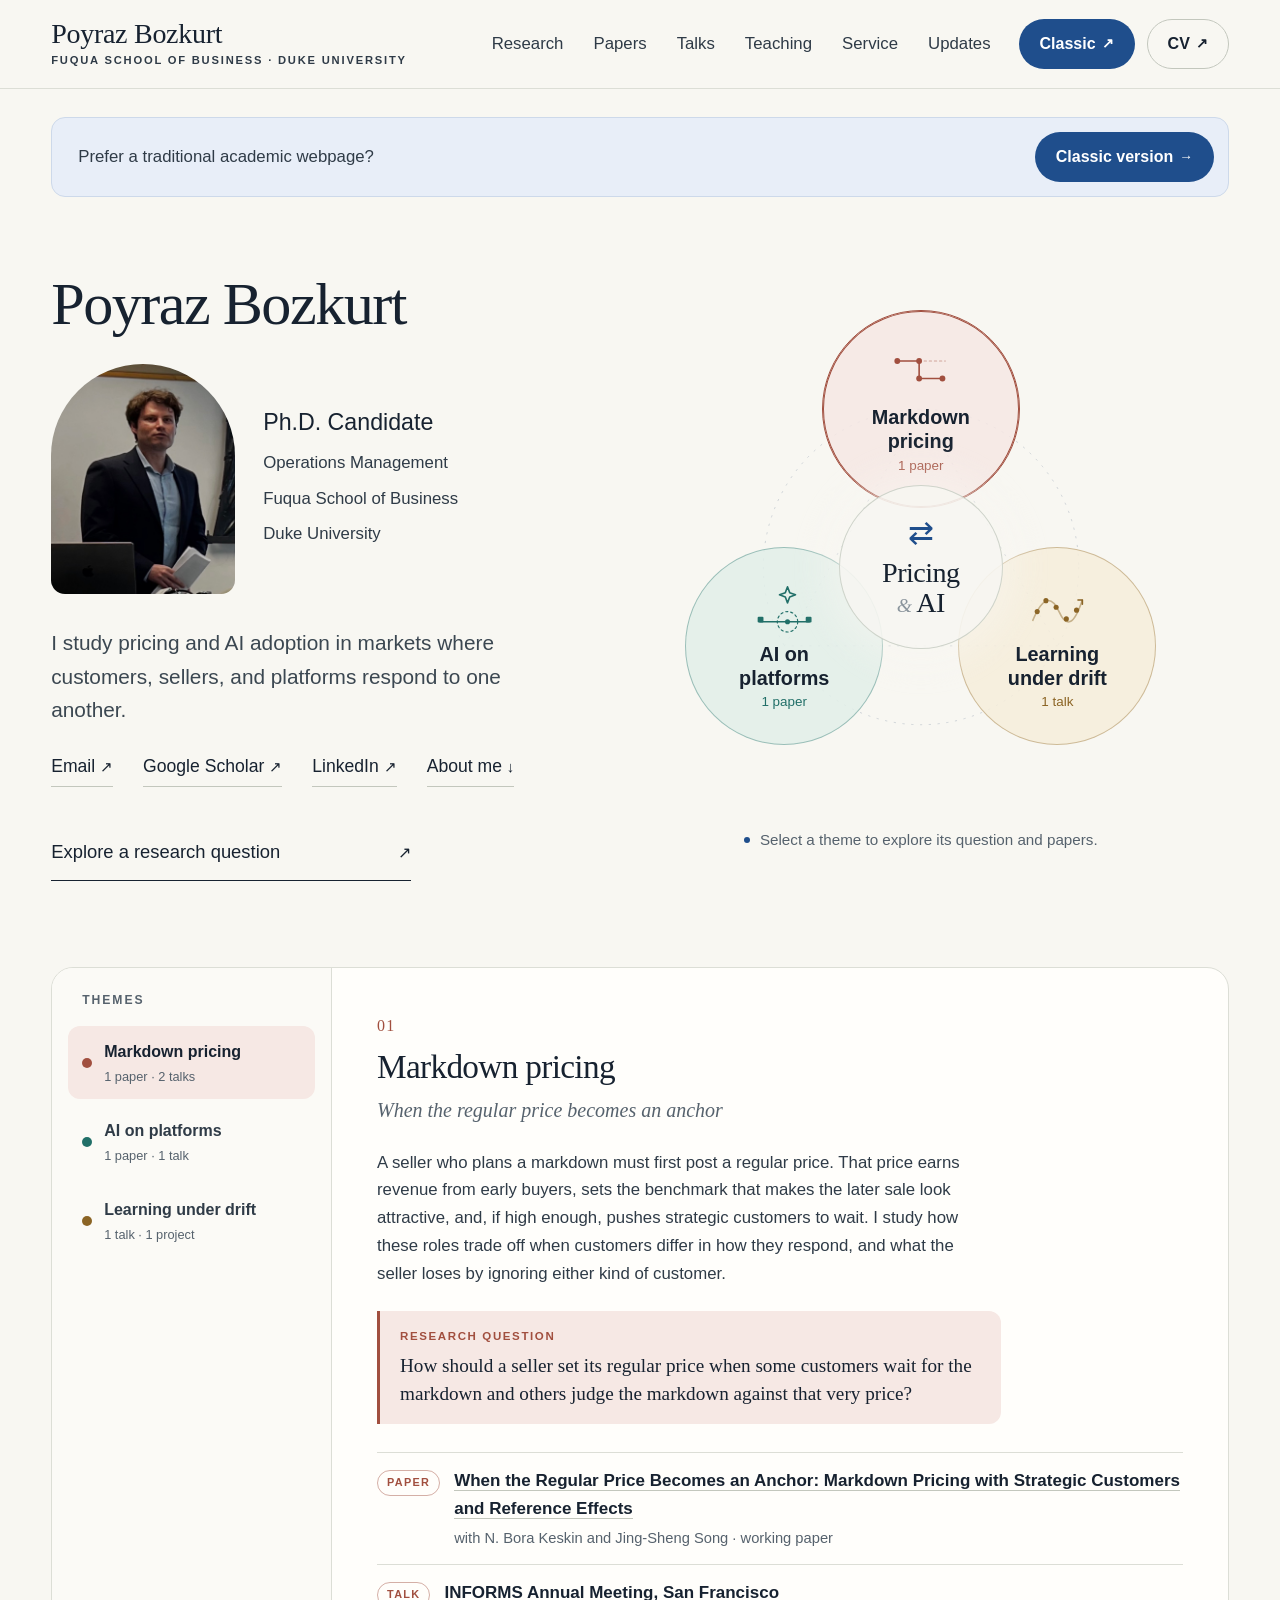
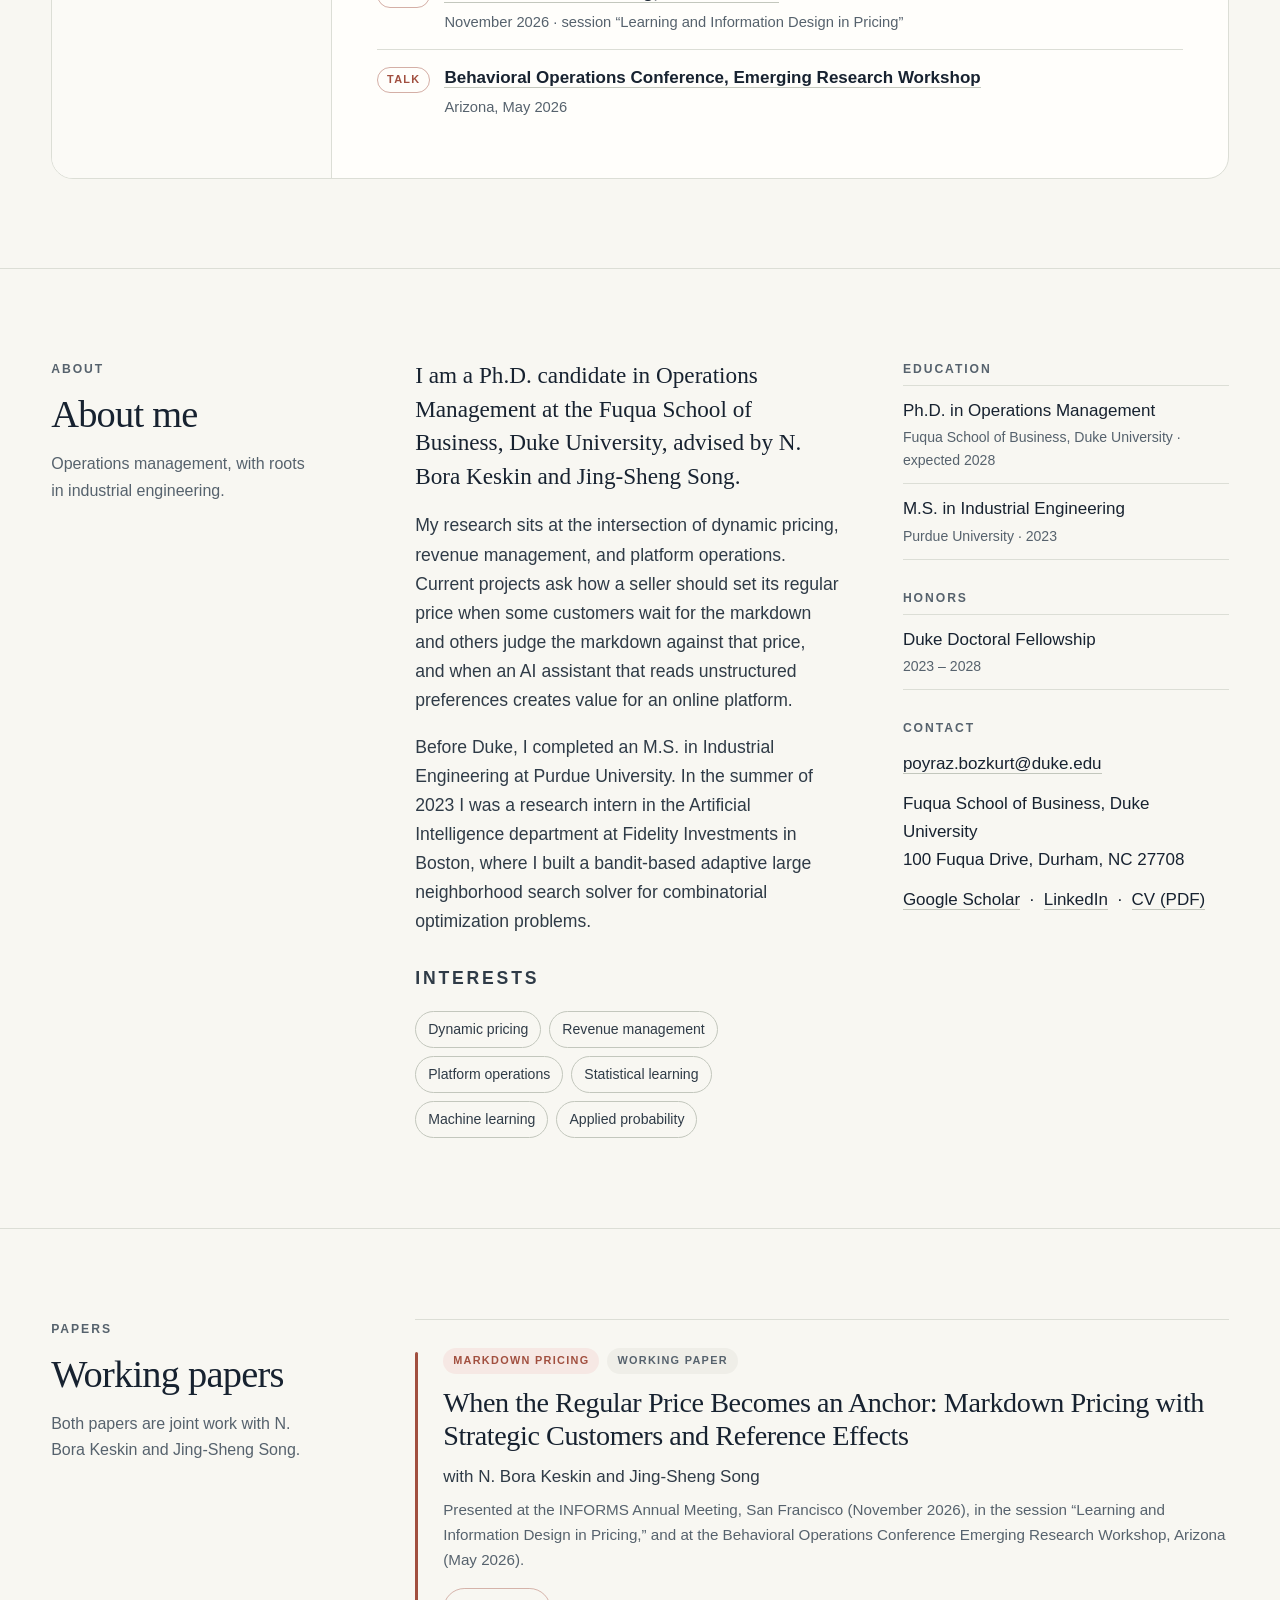
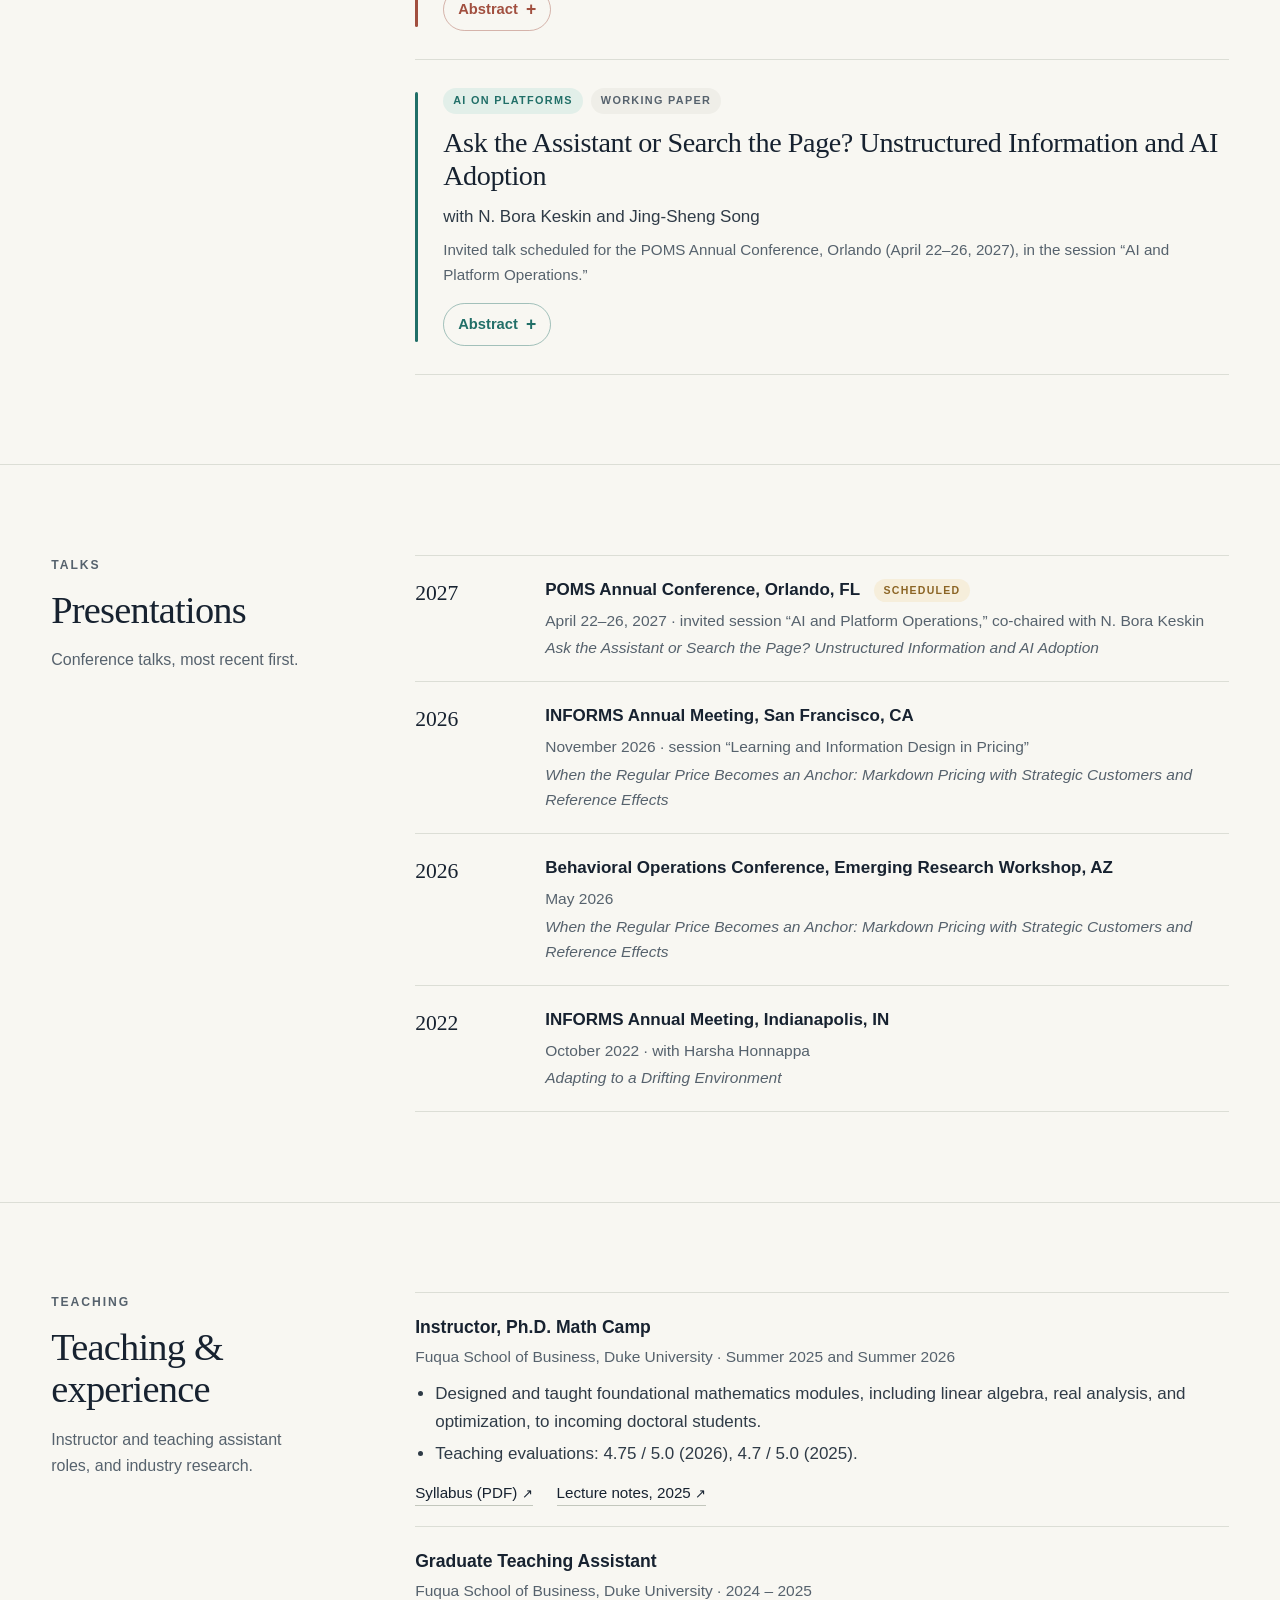
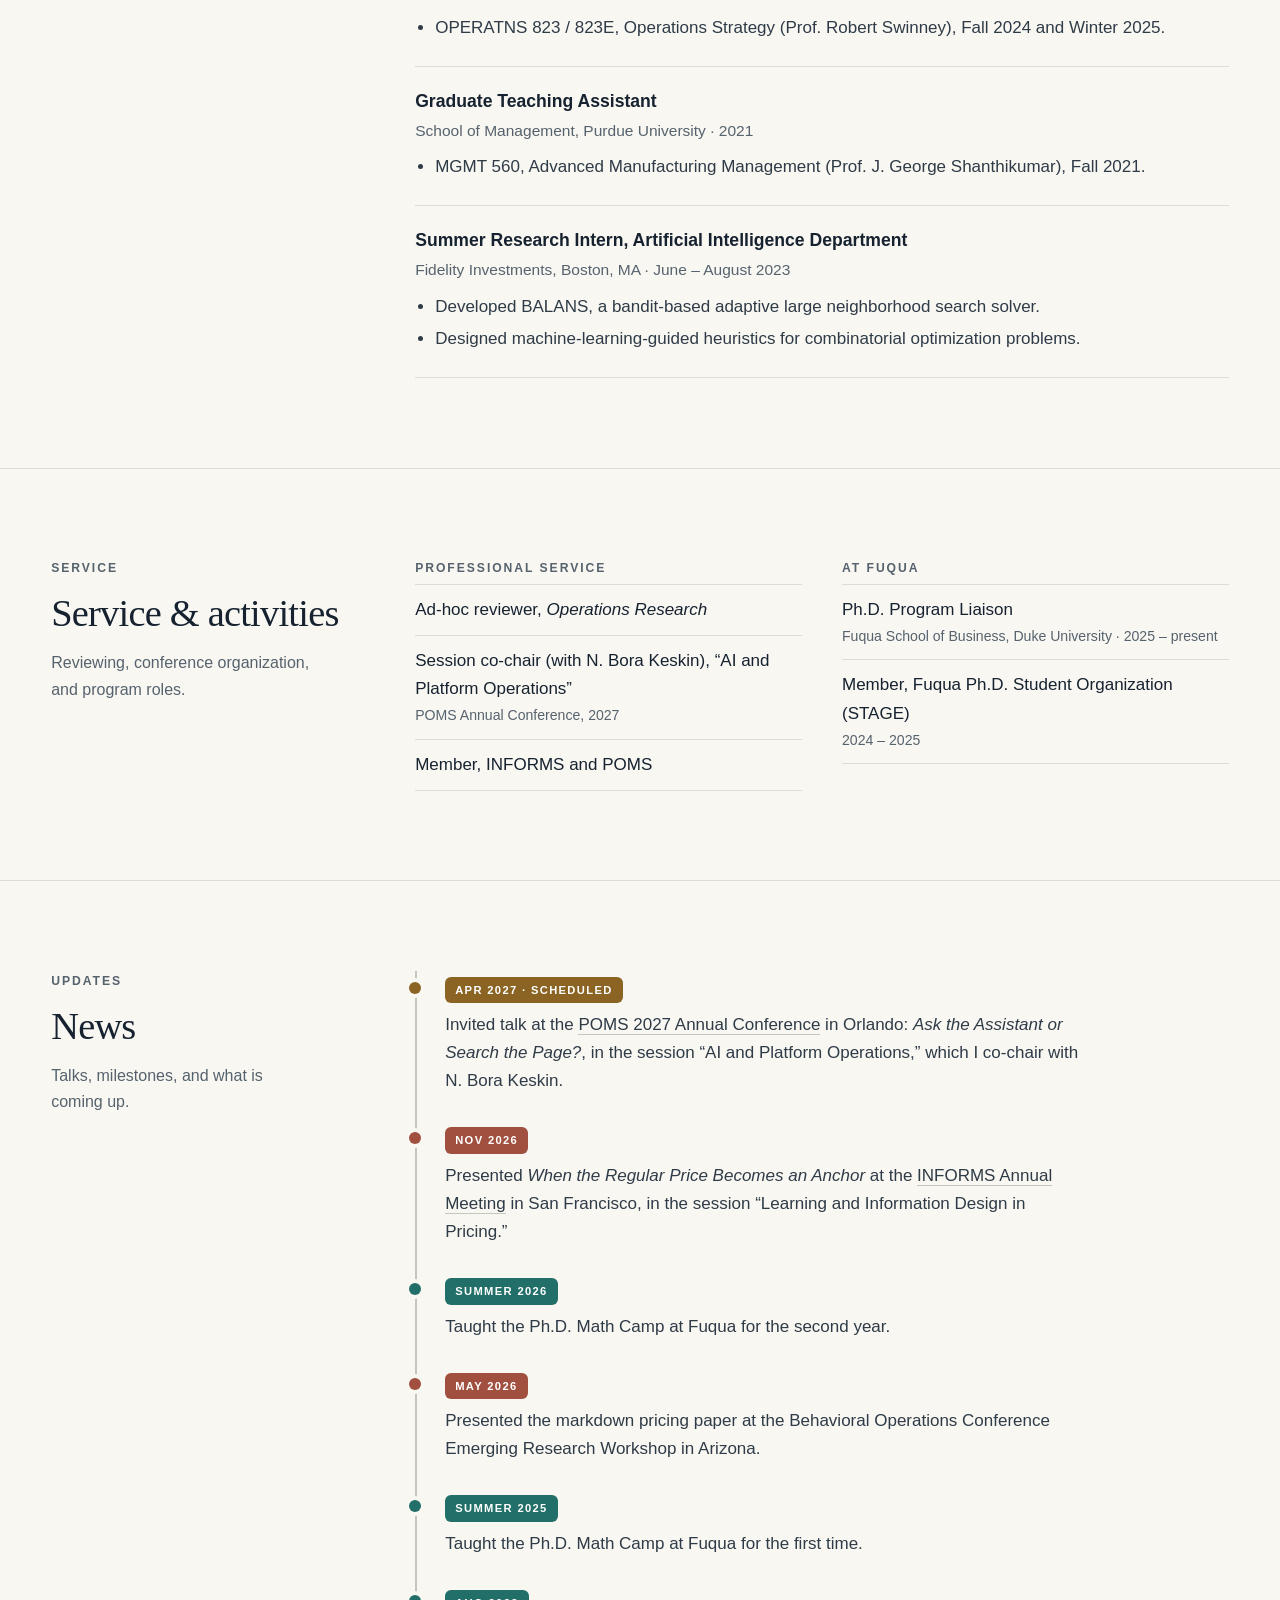
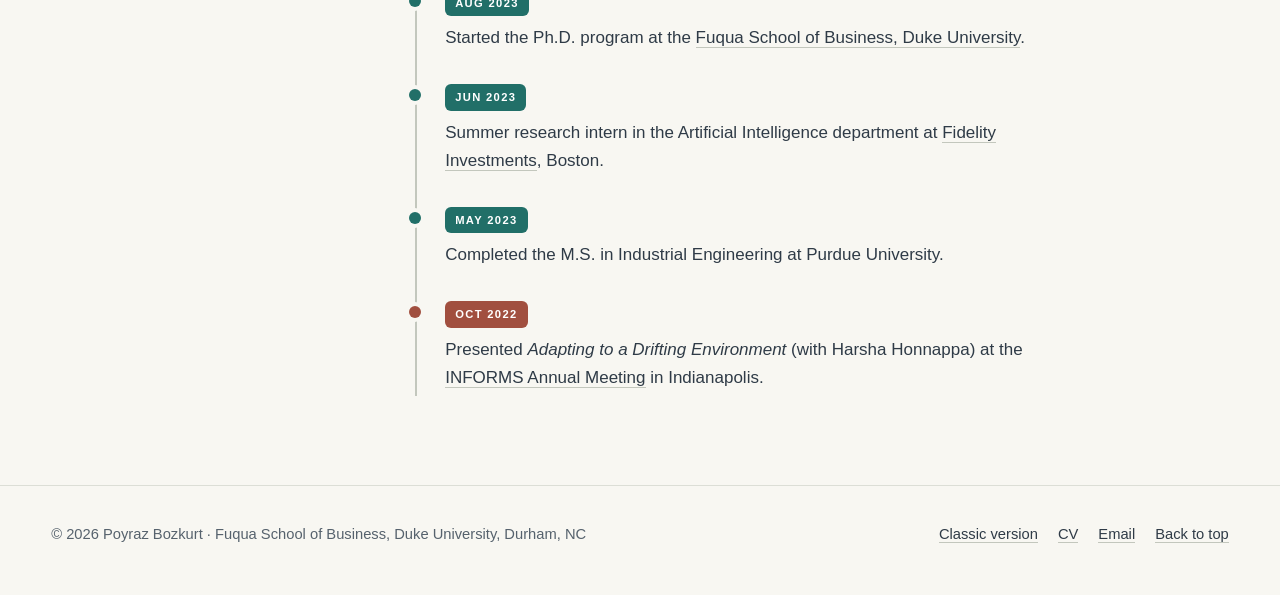
<file: index.html>
<!DOCTYPE html>
<html lang="en">
<head>
<meta charset="utf-8">
<meta name="viewport" content="width=device-width, initial-scale=1">
<title>Poyraz Bozkurt</title>
<meta name="description" content="Poyraz Bozkurt is a Ph.D. candidate in Operations Management at the Fuqua School of Business, Duke University. Research on dynamic pricing, revenue management, and AI adoption on platforms.">
<meta property="og:type" content="website">
<meta property="og:title" content="Poyraz Bozkurt">
<meta property="og:description" content="Ph.D. candidate in Operations Management at Duke University. Research on pricing and AI adoption in markets where customers, sellers, and platforms respond to one another.">
<meta property="og:url" content="https://poyrazbozkurt.github.io/">
<meta property="og:image" content="https://poyrazbozkurt.github.io/poyraz_portrait.jpg">
<link rel="canonical" href="https://poyrazbozkurt.github.io/">
<link rel="icon" href="data:image/svg+xml,%3Csvg xmlns='http://www.w3.org/2000/svg' viewBox='0 0 64 64'%3E%3Crect width='64' height='64' rx='14' fill='%231f4e8c'/%3E%3Ctext x='32' y='43' text-anchor='middle' font-family='Georgia,serif' font-size='30' fill='white'%3EPB%3C/text%3E%3C/svg%3E">
<link rel="stylesheet" href="style.css">
</head>
<body id="top">
<a class="skip-link" href="#main">Skip to content</a>

<header class="site-header">
  <div class="page-width nav-inner">
    <a class="brand" href="#top">
      <span class="brand-name">Poyraz Bozkurt</span>
      <span class="brand-school">Fuqua School of Business &middot; Duke University</span>
    </a>
    <nav class="site-nav" aria-label="Sections">
      <ul>
        <li><a href="#research">Research</a></li>
        <li><a href="#papers">Papers</a></li>
        <li><a href="#talks">Talks</a></li>
        <li><a href="#teaching">Teaching</a></li>
        <li><a href="#service">Service</a></li>
        <li><a href="#updates">Updates</a></li>
      </ul>
    </nav>
    <div class="nav-actions">
      <a class="btn btn-solid" href="classic.html">Classic <span class="arrow" aria-hidden="true">&#8599;</span></a>
      <a class="btn btn-outline" href="cv_poyraz.pdf" target="_blank" rel="noopener">CV <span class="arrow" aria-hidden="true">&#8599;</span></a>
    </div>
  </div>
</header>

<main id="main">

  <div class="page-width banner">
    <div class="banner-inner">
      <p>Prefer a traditional academic webpage?</p>
      <a class="btn btn-solid" href="classic.html">Classic version <span class="arrow" aria-hidden="true">&rarr;</span></a>
    </div>
  </div>

  <!-- ================= Hero ================= -->
  <section class="hero page-width" id="research">
    <div class="hero-intro">
      <h1>Poyraz Bozkurt</h1>

      <div class="identity">
        <img src="poyraz_portrait.jpg" width="184" height="230" alt="Poyraz Bozkurt">
        <div class="identity-text">
          <p class="identity-role">Ph.D. Candidate</p>
          <p>Operations Management</p>
          <p>Fuqua School of Business</p>
          <p>Duke University</p>
        </div>
      </div>

      <p class="hero-description">I study pricing and AI adoption in markets where customers, sellers, and platforms respond to one another.</p>

      <div class="identity-links">
        <a href="mailto:poyraz.bozkurt@duke.edu">Email <span class="arrow" aria-hidden="true">&#8599;</span></a>
        <a href="https://scholar.google.com/citations?user=--ZhnkAAAAAJ&amp;hl=en" target="_blank" rel="noopener">Google Scholar <span class="arrow" aria-hidden="true">&#8599;</span></a>
        <a href="https://www.linkedin.com/in/poyrazbozkurt/" target="_blank" rel="noopener">LinkedIn <span class="arrow" aria-hidden="true">&#8599;</span></a>
        <a href="#about">About me <span class="arrow" aria-hidden="true">&darr;</span></a>
      </div>

      <a class="text-link explore-start" href="#explorer">Explore a research question <span class="arrow" aria-hidden="true">&#8599;</span></a>
    </div>

    <div class="map-wrap">
      <div class="research-map" aria-label="Research themes: markdown pricing, AI on platforms, and learning under drift">
        <svg class="orbit-paths" viewBox="0 0 840 700" aria-hidden="true">
          <circle cx="420" cy="360" r="215"/>
          <path d="M420 145 606.2 467.5 233.8 467.5Z"/>
        </svg>

        <div class="map-center">
          <span class="center-symbol" aria-hidden="true">&#8644;</span>
          <span>Pricing<br><i>&amp;</i> AI</span>
        </div>

        <button type="button" class="orbit-circle orbit-top" data-theme="markdown"
                style="--theme-color:#a14f3f;--theme-tint:#f6e8e4"
                aria-label="Explore markdown pricing" aria-controls="explorer" aria-pressed="false">
          <svg viewBox="0 0 84 76" aria-hidden="true">
            <path class="dash soft" d="M40 22H76"/>
            <path d="M10 22H40V46H72"/>
            <circle class="dot" cx="10" cy="22" r="4"/>
            <circle class="dot" cx="40" cy="22" r="4"/>
            <circle class="dot" cx="40" cy="46" r="4"/>
            <circle class="dot" cx="72" cy="46" r="4"/>
          </svg>
          <span class="orbit-name">Markdown<br>pricing</span>
          <span class="orbit-count">1 paper</span>
        </button>

        <button type="button" class="orbit-circle orbit-left" data-theme="platforms"
                style="--theme-color:#216f68;--theme-tint:#e2efe9"
                aria-label="Explore AI on platforms" aria-controls="explorer" aria-pressed="false">
          <svg viewBox="0 0 84 76" aria-hidden="true">
            <path d="M8 56H76"/>
            <rect class="dot" x="5" y="49" width="8" height="8" rx="1.5"/>
            <rect class="dot" x="71" y="49" width="8" height="8" rx="1.5"/>
            <circle class="dash" cx="46" cy="56" r="14"/>
            <circle class="dot" cx="46" cy="56" r="3.5"/>
            <path d="M46 8l3 8 8 3-8 3-3 8-3-8-8-3 8-3z"/>
          </svg>
          <span class="orbit-name">AI on<br>platforms</span>
          <span class="orbit-count">1 paper</span>
        </button>

        <button type="button" class="orbit-circle orbit-right" data-theme="learning"
                style="--theme-color:#8b6424;--theme-tint:#f6eedb"
                aria-label="Explore learning under drift" aria-controls="explorer" aria-pressed="false">
          <svg viewBox="0 0 84 76" aria-hidden="true">
            <path class="soft" d="M8 54C22 20 34 20 44 42S64 62 76 26"/>
            <circle class="dot" cx="14" cy="42" r="3.5"/>
            <circle class="dot" cx="26" cy="27" r="3.5"/>
            <circle class="dot" cx="40" cy="36" r="3.5"/>
            <circle class="dot" cx="54" cy="52" r="3.5"/>
            <circle class="dot" cx="68" cy="40" r="3.5"/>
            <path d="M70 26h6v6"/>
          </svg>
          <span class="orbit-name">Learning<br>under drift</span>
          <span class="orbit-count">1 talk</span>
        </button>
      </div>
      <p class="map-caption">Select a theme to explore its question and papers.</p>
    </div>
  </section>

  <!-- ================= Explorer ================= -->
  <section class="section explorer page-width" id="explorer" aria-live="polite">
    <div class="explorer-card">
      <div class="theme-list" role="group" aria-label="Research themes">
        <p class="eyebrow">Themes</p>
        <button type="button" class="theme-tab" data-theme="markdown" style="--theme-color:#a14f3f;--theme-tint:#f6e8e4" aria-pressed="false">
          <span class="theme-dot" aria-hidden="true"></span>
          <span><span class="theme-tab-name">Markdown pricing</span><span class="theme-tab-count">1 paper &middot; 2 talks</span></span>
        </button>
        <button type="button" class="theme-tab" data-theme="platforms" style="--theme-color:#216f68;--theme-tint:#e2efe9" aria-pressed="false">
          <span class="theme-dot" aria-hidden="true"></span>
          <span><span class="theme-tab-name">AI on platforms</span><span class="theme-tab-count">1 paper &middot; 1 talk</span></span>
        </button>
        <button type="button" class="theme-tab" data-theme="learning" style="--theme-color:#8b6424;--theme-tint:#f6eedb" aria-pressed="false">
          <span class="theme-dot" aria-hidden="true"></span>
          <span><span class="theme-tab-name">Learning under drift</span><span class="theme-tab-count">1 talk &middot; 1 project</span></span>
        </button>
      </div>

      <!-- Theme 01 -->
      <article class="theme-panel" data-theme-id="markdown" style="--theme-color:#a14f3f;--theme-tint:#f6e8e4">
        <p class="theme-number">01</p>
        <h3>Markdown pricing</h3>
        <p class="theme-subtitle">When the regular price becomes an anchor</p>
        <p class="theme-desc">A seller who plans a markdown must first post a regular price. That price earns revenue from early buyers, sets the benchmark that makes the later sale look attractive, and, if high enough, pushes strategic customers to wait. I study how these roles trade off when customers differ in how they respond, and what the seller loses by ignoring either kind of customer.</p>
        <div class="theme-question">
          <strong>Research question</strong>
          <p>How should a seller set its regular price when some customers wait for the markdown and others judge the markdown against that very price?</p>
        </div>
        <ul class="theme-items">
          <li>
            <span class="item-kind">Paper</span>
            <span><a href="#paper-anchor">When the Regular Price Becomes an Anchor: Markdown Pricing with Strategic Customers and Reference Effects</a><span class="item-meta">with N. Bora Keskin and Jing-Sheng Song &middot; working paper</span></span>
          </li>
          <li>
            <span class="item-kind">Talk</span>
            <span><a href="#talks">INFORMS Annual Meeting, San Francisco</a><span class="item-meta">November 2026 &middot; session &ldquo;Learning and Information Design in Pricing&rdquo;</span></span>
          </li>
          <li>
            <span class="item-kind">Talk</span>
            <span><a href="#talks">Behavioral Operations Conference, Emerging Research Workshop</a><span class="item-meta">Arizona, May 2026</span></span>
          </li>
        </ul>
      </article>

      <!-- Theme 02 -->
      <article class="theme-panel" data-theme-id="platforms" style="--theme-color:#216f68;--theme-tint:#e2efe9" hidden>
        <p class="theme-number">02</p>
        <h3>AI on platforms</h3>
        <p class="theme-subtitle">Ask the assistant or search the page?</p>
        <p class="theme-desc">Online travel platforms now place an AI assistant next to the manual search page. The assistant reads preferences the page cannot, and it is free to use, but it can also drop what a traveler tells it. I model the assistant as a recommendation channel that can fail on each input, and ask when it adds bookings for the platform, when it reveals poor fits instead, and how hotel capacity changes the answer.</p>
        <div class="theme-question">
          <strong>Research question</strong>
          <p>When does an AI assistant that reads unstructured preferences create value for a platform, and how do travelers&rsquo; tolerance for imperfect fit and hotel capacity shape that value?</p>
        </div>
        <ul class="theme-items">
          <li>
            <span class="item-kind">Paper</span>
            <span><a href="#paper-assistant">Ask the Assistant or Search the Page? Unstructured Information and AI Adoption</a><span class="item-meta">with N. Bora Keskin and Jing-Sheng Song &middot; working paper</span></span>
          </li>
          <li>
            <span class="item-kind">Talk</span>
            <span><a href="#talks">POMS Annual Conference, Orlando</a><span class="item-meta">April 2027, scheduled &middot; invited session &ldquo;AI and Platform Operations&rdquo;</span></span>
          </li>
        </ul>
      </article>

      <!-- Theme 03 -->
      <article class="theme-panel" data-theme-id="learning" style="--theme-color:#8b6424;--theme-tint:#f6eedb" hidden>
        <p class="theme-number">03</p>
        <h3>Learning under drift</h3>
        <p class="theme-subtitle">Deciding while the environment keeps moving</p>
        <p class="theme-desc">Many sequential decisions rely on data whose distribution drifts over time. Earlier work looked at how a decision maker should adapt to such drift, and at bandit-guided search heuristics for hard combinatorial optimization problems. These questions connect to my broader interests in statistical learning, machine learning, and applied probability.</p>
        <div class="theme-question">
          <strong>Research question</strong>
          <p>How should a decision maker learn and act when the environment that generates the data does not stand still?</p>
        </div>
        <ul class="theme-items">
          <li>
            <span class="item-kind">Talk</span>
            <span><a href="#talks">Adapting to a Drifting Environment</a><span class="item-meta">with Harsha Honnappa &middot; INFORMS Annual Meeting, Indianapolis, 2022</span></span>
          </li>
          <li>
            <span class="item-kind">Project</span>
            <span><a href="#teaching">BALANS: a bandit-based adaptive large neighborhood search solver</a><span class="item-meta">Artificial Intelligence department, Fidelity Investments, summer 2023</span></span>
          </li>
        </ul>
      </article>
    </div>
  </section>

  <!-- ================= About ================= -->
  <section class="section page-width" id="about">
    <div class="section-grid">
      <div class="section-head">
        <p class="eyebrow">About</p>
        <h2>About me</h2>
        <p class="section-lead">Operations management, with roots in industrial engineering.</p>
      </div>
      <div class="about-grid">
        <div class="about-text">
          <p class="lead">I am a Ph.D. candidate in Operations Management at the Fuqua School of Business, Duke University, advised by N. Bora Keskin and Jing-Sheng Song.</p>
          <p>My research sits at the intersection of dynamic pricing, revenue management, and platform operations. Current projects ask how a seller should set its regular price when some customers wait for the markdown and others judge the markdown against that price, and when an AI assistant that reads unstructured preferences creates value for an online platform.</p>
          <p>Before Duke, I completed an M.S. in Industrial Engineering at Purdue University. In the summer of 2023 I was a research intern in the Artificial Intelligence department at Fidelity Investments in Boston, where I built a bandit-based adaptive large neighborhood search solver for combinatorial optimization problems.</p>
          <p class="subhead" style="margin-top:28px">Interests</p>
          <div class="interest-tags">
            <span>Dynamic pricing</span><span>Revenue management</span><span>Platform operations</span><span>Statistical learning</span><span>Machine learning</span><span>Applied probability</span>
          </div>
        </div>
        <div class="about-side">
          <div>
            <p class="subhead">Education</p>
            <ul class="plain-list">
              <li>Ph.D. in Operations Management<span class="when">Fuqua School of Business, Duke University &middot; expected 2028</span></li>
              <li>M.S. in Industrial Engineering<span class="when">Purdue University &middot; 2023</span></li>
            </ul>
          </div>
          <div>
            <p class="subhead">Honors</p>
            <ul class="plain-list">
              <li>Duke Doctoral Fellowship<span class="when">2023 &ndash; 2028</span></li>
            </ul>
          </div>
          <div>
            <p class="subhead">Contact</p>
            <ul class="contact-list">
              <li><a href="mailto:poyraz.bozkurt@duke.edu">poyraz.bozkurt@duke.edu</a></li>
              <li>Fuqua School of Business, Duke University<br>100 Fuqua Drive, Durham, NC 27708</li>
              <li><a href="https://scholar.google.com/citations?user=--ZhnkAAAAAJ&amp;hl=en" target="_blank" rel="noopener">Google Scholar</a> &nbsp;&middot;&nbsp; <a href="https://www.linkedin.com/in/poyrazbozkurt/" target="_blank" rel="noopener">LinkedIn</a> &nbsp;&middot;&nbsp; <a href="cv_poyraz.pdf" target="_blank" rel="noopener">CV (PDF)</a></li>
            </ul>
          </div>
        </div>
      </div>
    </div>
  </section>

  <!-- ================= Papers ================= -->
  <section class="section page-width" id="papers">
    <div class="section-grid">
      <div class="section-head">
        <p class="eyebrow">Papers</p>
        <h2>Working papers</h2>
        <p class="section-lead">Both papers are joint work with N. Bora Keskin and Jing-Sheng Song.</p>
      </div>
      <div>
        <article class="paper" id="paper-anchor" style="--theme-color:#a14f3f;--theme-tint:#f6e8e4">
          <div class="paper-tags"><span class="tag">Markdown pricing</span><span class="tag tag-neutral">Working paper</span></div>
          <h3>When the Regular Price Becomes an Anchor: Markdown Pricing with Strategic Customers and Reference Effects</h3>
          <p class="paper-authors">with N. Bora Keskin and Jing-Sheng Song</p>
          <p class="paper-status">Presented at the INFORMS Annual Meeting, San Francisco (November 2026), in the session &ldquo;Learning and Information Design in Pricing,&rdquo; and at the Behavioral Operations Conference Emerging Research Workshop, Arizona (May 2026).</p>
          <details class="abstract">
            <summary>Abstract</summary>
            <p>We study two-period markdown pricing when one customer segment strategically times purchases and another evaluates the markdown relative to the first-period price. That price serves three functions: it extracts revenue from early buyers, it sets the high&ndash;low benchmark that makes tomorrow&rsquo;s markdown attractive, and, at the extreme, it defers the entire strategic segment to the sale. These functions conflict: a higher first-period price encourages strategic customers to wait but makes the later sale more attractive to reference customers. We characterize the no-commitment equilibrium and identify two regimes. In population pooling, the first-period price is mainly a transaction price: both segments buy before the markdown. In strategic deferral, all strategic customers wait, yet the seller still posts a first-period price that reference customers pay, because that price sets the benchmark for the markdown. A larger strategic fraction delays the transition to deferral, and stronger reference effects deepen the markdown. Calibrated configurations for video games, consumer electronics, and grocery retail fall in both regimes, and counterfactuals quantify the stakes under deferral: treating every customer as strategic costs up to 36% of optimal revenue, treating every customer as reference-dependent below 0.4%, and ignoring reference effects up to 5%. With the strategic fraction unknown, a robust rule prices against the highest plausible fraction, unconditionally under deferral and under a curvature condition under pooling. The anchoring mechanism survives a four-segment population that adds strategic-reference and myopic customers, and exponential smoothing of the reference price.</p>
          </details>
        </article>

        <article class="paper" id="paper-assistant" style="--theme-color:#216f68;--theme-tint:#e2efe9">
          <div class="paper-tags"><span class="tag">AI on platforms</span><span class="tag tag-neutral">Working paper</span></div>
          <h3>Ask the Assistant or Search the Page? Unstructured Information and AI Adoption</h3>
          <p class="paper-authors">with N. Bora Keskin and Jing-Sheng Song</p>
          <p class="paper-status">Invited talk scheduled for the POMS Annual Conference, Orlando (April 22&ndash;26, 2027), in the session &ldquo;AI and Platform Operations.&rdquo;</p>
          <details class="abstract">
            <summary>Abstract</summary>
            <p>Online travel platforms now offer an AI assistant next to their manual search page. The page applies a traveler&rsquo;s structured requirements at a search cost and cannot read her unstructured preferences; the AI assistant reads both, free, but can drop either input. We model it as a recommendation channel with a random failure rate for each input. Two hotels sit at the ends of a Hotelling line, a traveler&rsquo;s location is linear in her two attributes, and she books only if a hotel fits her estimated location within a radius set by the rate and the outside option. Under symmetric demand the AI assistant changes revenue only through market coverage: its value is the commission on the change in bookings among the travelers diverted from the page plus the bookings of those who would not have searched manually, capped by capacity. Whether it pays turns on the fit radius. When the radius is small, the uncovered travelers sit around the middle and accuracy brings them in. When it is large, they sit in the tails and accuracy reveals poor fits: unless the page loses enough travelers, the AI assistants that pay are inaccurate enough to leave the tails unrevealed but still worth using. Once the page loses travelers, an AI assistant that duplicates the page has positive value: it is a free page. Capacity caps a gain, shields the platform from a loss, and makes accuracy irrelevant once the AI assistant fills the hotels.</p>
          </details>
        </article>
      </div>
    </div>
  </section>

  <!-- ================= Talks ================= -->
  <section class="section page-width" id="talks">
    <div class="section-grid">
      <div class="section-head">
        <p class="eyebrow">Talks</p>
        <h2>Presentations</h2>
        <p class="section-lead">Conference talks, most recent first.</p>
      </div>
      <ul class="talk-list">
        <li class="talk">
          <span class="talk-year">2027</span>
          <div>
            <p class="talk-venue">POMS Annual Conference, Orlando, FL <span class="pill-scheduled">Scheduled</span></p>
            <p class="talk-detail">April 22&ndash;26, 2027 &middot; invited session &ldquo;AI and Platform Operations,&rdquo; co-chaired with N. Bora Keskin</p>
            <p class="talk-detail"><i>Ask the Assistant or Search the Page? Unstructured Information and AI Adoption</i></p>
          </div>
        </li>
        <li class="talk">
          <span class="talk-year">2026</span>
          <div>
            <p class="talk-venue">INFORMS Annual Meeting, San Francisco, CA</p>
            <p class="talk-detail">November 2026 &middot; session &ldquo;Learning and Information Design in Pricing&rdquo;</p>
            <p class="talk-detail"><i>When the Regular Price Becomes an Anchor: Markdown Pricing with Strategic Customers and Reference Effects</i></p>
          </div>
        </li>
        <li class="talk">
          <span class="talk-year">2026</span>
          <div>
            <p class="talk-venue">Behavioral Operations Conference, Emerging Research Workshop, AZ</p>
            <p class="talk-detail">May 2026</p>
            <p class="talk-detail"><i>When the Regular Price Becomes an Anchor: Markdown Pricing with Strategic Customers and Reference Effects</i></p>
          </div>
        </li>
        <li class="talk">
          <span class="talk-year">2022</span>
          <div>
            <p class="talk-venue">INFORMS Annual Meeting, Indianapolis, IN</p>
            <p class="talk-detail">October 2022 &middot; with Harsha Honnappa</p>
            <p class="talk-detail"><i>Adapting to a Drifting Environment</i></p>
          </div>
        </li>
      </ul>
    </div>
  </section>

  <!-- ================= Teaching ================= -->
  <section class="section page-width" id="teaching">
    <div class="section-grid">
      <div class="section-head">
        <p class="eyebrow">Teaching</p>
        <h2>Teaching &amp; experience</h2>
        <p class="section-lead">Instructor and teaching assistant roles, and industry research.</p>
      </div>
      <div>
        <article class="entry">
          <p class="entry-title">Instructor, Ph.D. Math Camp</p>
          <p class="entry-org">Fuqua School of Business, Duke University &middot; Summer 2025 and Summer 2026</p>
          <ul>
            <li>Designed and taught foundational mathematics modules, including linear algebra, real analysis, and optimization, to incoming doctoral students.</li>
            <li>Teaching evaluations: 4.75 / 5.0 (2026), 4.7 / 5.0 (2025).</li>
          </ul>
          <div class="entry-links">
            <a href="https://duke.box.com/s/6kyuxu7mbvy70ee79f9zfacovuarvw0c" target="_blank" rel="noopener">Syllabus (PDF) <span class="arrow" aria-hidden="true">&#8599;</span></a>
            <a href="bootcamp.html">Lecture notes, 2025 <span class="arrow" aria-hidden="true">&#8599;</span></a>
          </div>
        </article>
        <article class="entry">
          <p class="entry-title">Graduate Teaching Assistant</p>
          <p class="entry-org">Fuqua School of Business, Duke University &middot; 2024 &ndash; 2025</p>
          <ul>
            <li>OPERATNS 823 / 823E, Operations Strategy (Prof. Robert Swinney), Fall 2024 and Winter 2025.</li>
          </ul>
        </article>
        <article class="entry">
          <p class="entry-title">Graduate Teaching Assistant</p>
          <p class="entry-org">School of Management, Purdue University &middot; 2021</p>
          <ul>
            <li>MGMT 560, Advanced Manufacturing Management (Prof. J. George Shanthikumar), Fall 2021.</li>
          </ul>
        </article>
        <article class="entry">
          <p class="entry-title">Summer Research Intern, Artificial Intelligence Department</p>
          <p class="entry-org">Fidelity Investments, Boston, MA &middot; June &ndash; August 2023</p>
          <ul>
            <li>Developed BALANS, a bandit-based adaptive large neighborhood search solver.</li>
            <li>Designed machine-learning-guided heuristics for combinatorial optimization problems.</li>
          </ul>
        </article>
      </div>
    </div>
  </section>

  <!-- ================= Service ================= -->
  <section class="section page-width" id="service">
    <div class="section-grid">
      <div class="section-head">
        <p class="eyebrow">Service</p>
        <h2>Service &amp; activities</h2>
        <p class="section-lead">Reviewing, conference organization, and program roles.</p>
      </div>
      <div class="two-col">
        <div>
          <p class="subhead">Professional service</p>
          <ul class="plain-list">
            <li>Ad-hoc reviewer, <i>Operations Research</i></li>
            <li>Session co-chair (with N. Bora Keskin), &ldquo;AI and Platform Operations&rdquo;<span class="when">POMS Annual Conference, 2027</span></li>
            <li>Member, INFORMS and POMS</li>
          </ul>
        </div>
        <div>
          <p class="subhead">At Fuqua</p>
          <ul class="plain-list">
            <li>Ph.D. Program Liaison<span class="when">Fuqua School of Business, Duke University &middot; 2025 &ndash; present</span></li>
            <li>Member, Fuqua Ph.D. Student Organization (STAGE)<span class="when">2024 &ndash; 2025</span></li>
          </ul>
        </div>
      </div>
    </div>
  </section>

  <!-- ================= Updates ================= -->
  <section class="section page-width" id="updates">
    <div class="section-grid">
      <div class="section-head">
        <p class="eyebrow">Updates</p>
        <h2>News</h2>
        <p class="section-lead">Talks, milestones, and what is coming up.</p>
      </div>
      <ul class="timeline">
        <li style="--dot:#8b6424">
          <span class="when-badge">Apr 2027 &middot; scheduled</span>
          <p>Invited talk at the <a href="https://pomsmeetings.org/conf-2027/" target="_blank" rel="noopener">POMS 2027 Annual Conference</a> in Orlando: <i>Ask the Assistant or Search the Page?</i>, in the session &ldquo;AI and Platform Operations,&rdquo; which I co-chair with N. Bora Keskin.</p>
        </li>
        <li style="--dot:#a14f3f">
          <span class="when-badge">Nov 2026</span>
          <p>Presented <i>When the Regular Price Becomes an Anchor</i> at the <a href="https://www.informs.org/" target="_blank" rel="noopener">INFORMS Annual Meeting</a> in San Francisco, in the session &ldquo;Learning and Information Design in Pricing.&rdquo;</p>
        </li>
        <li style="--dot:#216f68">
          <span class="when-badge">Summer 2026</span>
          <p>Taught the Ph.D. Math Camp at Fuqua for the second year.</p>
        </li>
        <li style="--dot:#a14f3f">
          <span class="when-badge">May 2026</span>
          <p>Presented the markdown pricing paper at the Behavioral Operations Conference Emerging Research Workshop in Arizona.</p>
        </li>
        <li style="--dot:#216f68">
          <span class="when-badge">Summer 2025</span>
          <p>Taught the Ph.D. Math Camp at Fuqua for the first time.</p>
        </li>
        <li style="--dot:#216f68">
          <span class="when-badge">Aug 2023</span>
          <p>Started the Ph.D. program at the <a href="https://www.fuqua.duke.edu/" target="_blank" rel="noopener">Fuqua School of Business, Duke University</a>.</p>
        </li>
        <li style="--dot:#216f68">
          <span class="when-badge">Jun 2023</span>
          <p>Summer research intern in the Artificial Intelligence department at <a href="https://www.fidelity.com/" target="_blank" rel="noopener">Fidelity Investments</a>, Boston.</p>
        </li>
        <li style="--dot:#216f68">
          <span class="when-badge">May 2023</span>
          <p>Completed the M.S. in Industrial Engineering at Purdue University.</p>
        </li>
        <li style="--dot:#a14f3f">
          <span class="when-badge">Oct 2022</span>
          <p>Presented <i>Adapting to a Drifting Environment</i> (with Harsha Honnappa) at the <a href="https://www.informs.org/" target="_blank" rel="noopener">INFORMS Annual Meeting</a> in Indianapolis.</p>
        </li>
      </ul>
    </div>
  </section>

</main>

<footer class="site-footer page-width">
  <p>&copy; <span id="year">2026</span> Poyraz Bozkurt &middot; Fuqua School of Business, Duke University, Durham, NC</p>
  <ul>
    <li><a href="classic.html">Classic version</a></li>
    <li><a href="cv_poyraz.pdf" target="_blank" rel="noopener">CV</a></li>
    <li><a href="mailto:poyraz.bozkurt@duke.edu">Email</a></li>
    <li><a href="#top">Back to top</a></li>
  </ul>
</footer>

<script src="site.js" defer></script>
</body>
</html>
</file>
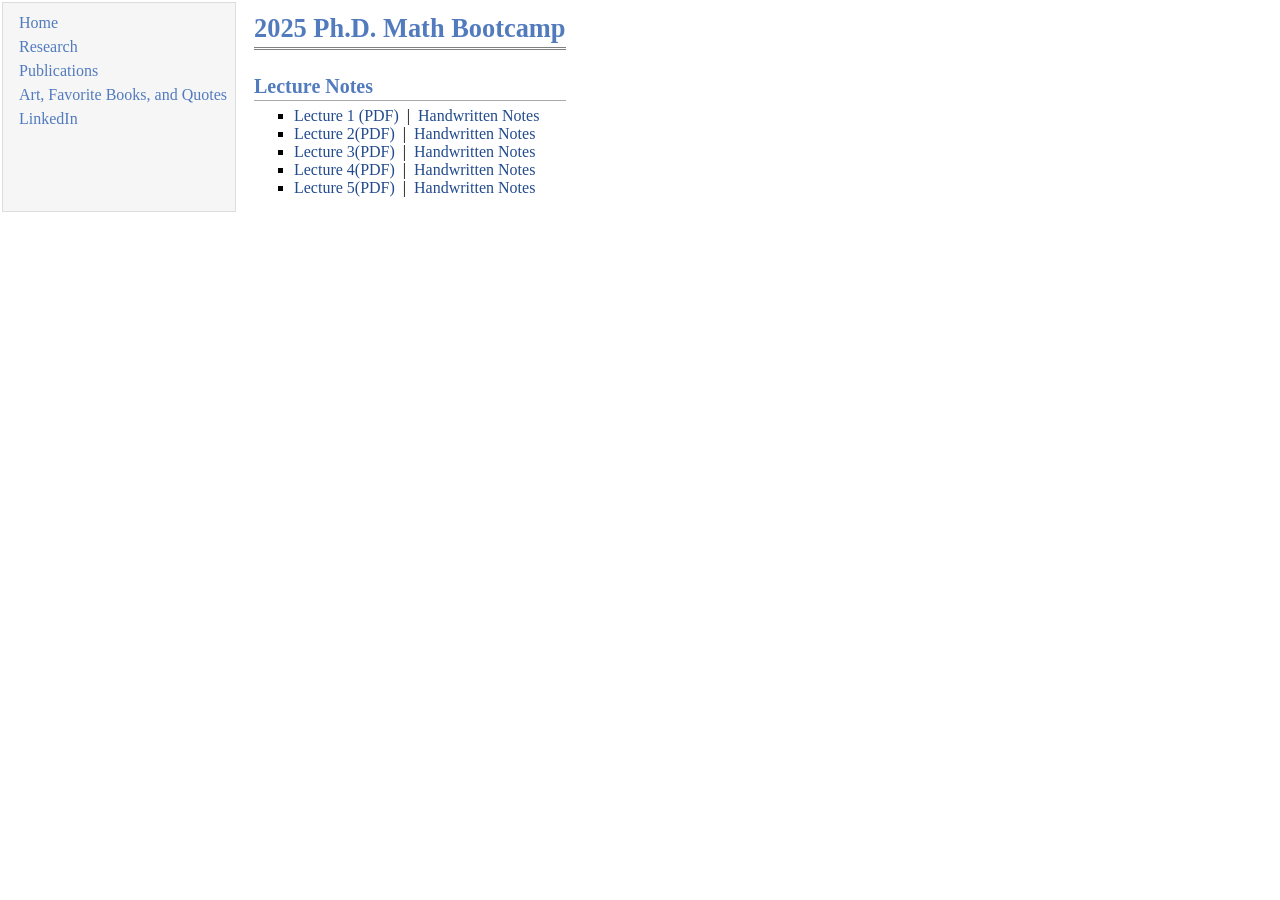
<file: bootcamp.html>
<!DOCTYPE html PUBLIC "-//W3C//DTD XHTML 1.1//EN"
"http://www.w3.org/TR/xhtml11/DTD/xhtml11.dtd">
<html xmlns="http://www.w3.org/1999/xhtml" xml:lang="en">
<head>
  <meta name="generator" content="jemdoc, see http://jemdoc.jaboc.net/" />
  <meta http-equiv="Content-Type" content="text/html;charset=utf-8" />
  <link rel="stylesheet" href="jemdoc.css" type="text/css" />
  <title>2025 Ph.D. Math Bootcamp</title>
</head>
<body>
<table summary="Table for page layout." id="tlayout">
<tr valign="top">
<td id="layout-menu">
  <div class="menu-item"><a href="index.html">Home</a></div>
  <div class="menu-item"><a href="index.html#research">Research</a></div>
  <div class="menu-item"><a href="index.html#pub">Publications</a></div>
  <div class="menu-item"><a href="index.html#art_books_quotes">Art, Favorite Books, and Quotes</a></div>
  <div class="menu-item"><a href="https://www.linkedin.com/in/poyrazbozkurt/">LinkedIn</a></div>
</td>
<td id="layout-content">

<div id="toptitle">
  <h1>2025 Ph.D. Math Bootcamp</h1>
</div>


<h2>Lecture Notes</h2>
<ul>
   <li>
    <a href="https://duke.box.com/s/t73sessrawbkeaau4z32emwa1eyy9bds" target="_blank">Lecture 1 (PDF)</a> &nbsp;|&nbsp;
    <a href="https://duke.box.com/s/tsr9ers8bxcuzvzw6igouq7iynqywt2w" target="_blank">Handwritten Notes</a>
  </li>
<li>
  <a href="https://duke.box.com/s/l3wwoze3vjc29gqtu0m54wdfzviov2cx" target="_blank">Lecture 2(PDF)</a>  &nbsp;|&nbsp;
  <a href="https://duke.box.com/s/0lorqsfyc4gcj8h7p9uphjhy42g5gt4t" target="_blank">Handwritten Notes</a>
 </li>
  <li>
    <a href="https://duke.box.com/s/cue40xkv15xy6lmgf5gyxzivh4b7p12a" target="_blank">Lecture 3(PDF)</a> &nbsp;|&nbsp;
     <a href="https://duke.box.com/s/7i818sl9qgsgo262lo8d16ku2ufcaqgi" target="_blank">Handwritten Notes</a>
  </li>
  <li>
    <a href="https://duke.box.com/s/9kfgtc3lzx4d3wp923u82yqfrcx5fd0p" target="_blank">Lecture 4(PDF)</a> &nbsp;|&nbsp;
  <a href="https://duke.box.com/s/u4b5rjnokuw1b7bqb9ovkn9ceg4wwcui" target="_blank">Handwritten Notes</a>
  </li>
  <li>
    <a href="https://duke.box.com/s/58njpyxx2csupwp2dslezpytvvnr5mth" target="_blank">Lecture 5(PDF)</a> &nbsp;|&nbsp;
      <a href="https://duke.box.com/s/41hw5vnhjsxrf56z1syc7eva74ez8krv" target="_blank">Handwritten Notes</a>
  </li>
</ul>



</td></tr></table>
</body>
</html>
</file>
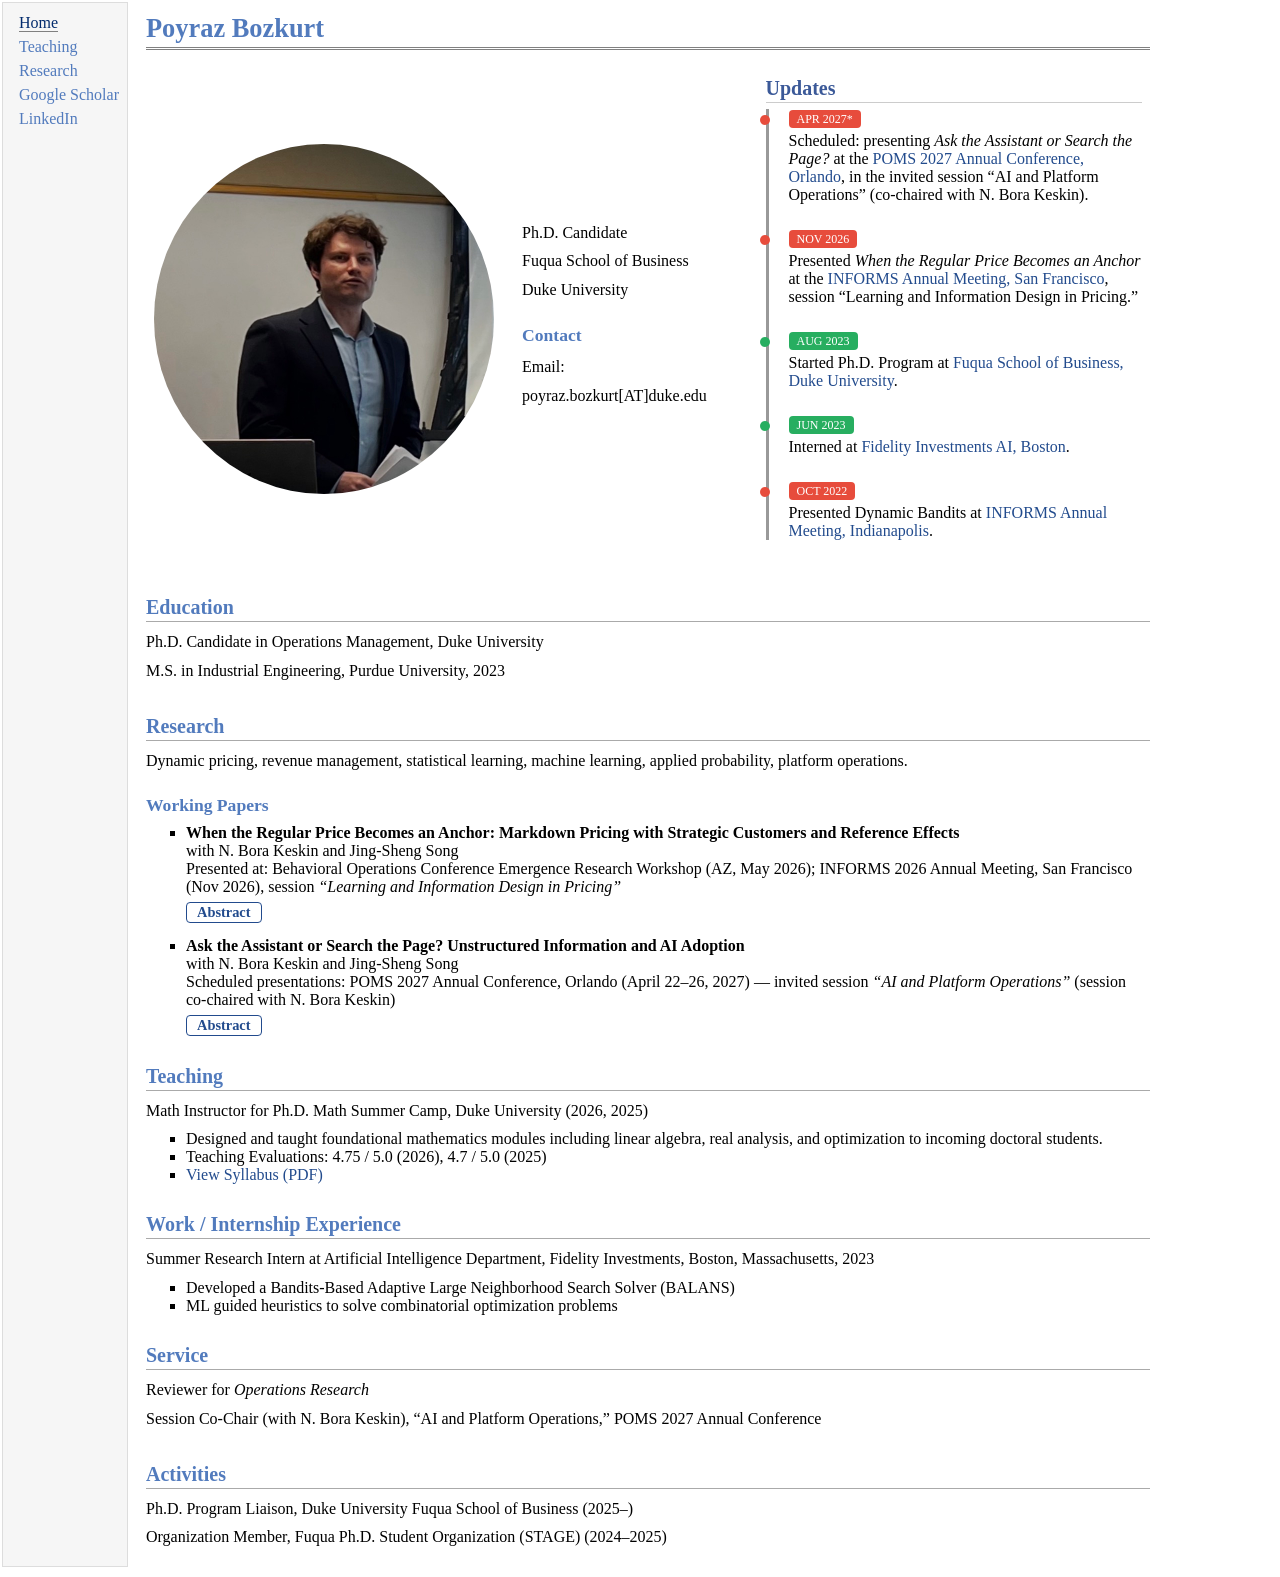
<file: classic.html>
<!DOCTYPE html PUBLIC "-//W3C//DTD XHTML 1.1//EN"
"http://www.w3.org/TR/xhtml11/DTD/xhtml11.dtd">
<html xmlns="http://www.w3.org/1999/xhtml" xml:lang="en">
<head>
<meta name="generator" content="jemdoc, see http://jemdoc.jaboc.net/" />
<meta http-equiv="Content-Type" content="text/html;charset=utf-8" />
<link rel="stylesheet" href="jemdoc.css" type="text/css" />
<style>
    p.big {
        line-height: 1.8;
    }
</style>
<title>Poyraz Bozkurt (classic page)</title>
</head>
<body>
<table summary="Table for page layout." id="tlayout">
<tr valign="top">
<td id="layout-menu">
<div class="menu-item"><a href="index.html" class="current">Home</a></div>
<div class="menu-item"><a href="bootcamp.html" target="_blank">Teaching</a></div>
<div class="menu-item"><a href="index.html#research">Research</a></div>
<div class="menu-item"><a href="https://scholar.google.com/citations?user=--ZhnkAAAAAJ&hl=en">Google Scholar</a></div>
<div class="menu-item"><a href="https://www.linkedin.com/in/poyrazbozkurt/">LinkedIn</a></div>

</td>
<td id="layout-content">
<div id="toptitle">
<h1>Poyraz Bozkurt</h1>
</div>
<table class="imgtable">
  <tr>
    <!-- Profile Image -->
    <td>
      <img src="poyraz.jpg" alt="Poyraz Bozkurt" height="350" width="340" style="border-radius: 50%; object-fit: cover;" />
    </td>

    <!-- Bio and Contact -->
    <td align="left" style="padding-left: 20px;">
      <p class="big">
        Ph.D. Candidate <br />
        Fuqua School of Business<br />
        Duke University<br />
      </p>
      <h3>Contact</h3>
      <p class="big">
        Email: poyraz.bozkurt[AT]duke.edu<br />
      </p>
    </td>

<td style="padding-left: 40px; vertical-align: top;">
  <h2 style="border-bottom: 1px solid #ccc; color: #3b5998;">Updates</h2>
  <div style="border-left: 3px solid #999; padding-left: 20px;">

    <div style="margin-bottom: 25px; position: relative;">
      <span style="position: absolute; left: -29px; top: 6px; width: 10px; height: 10px; background-color: #e74c3c; border-radius: 50%; display: inline-block;"></span>
      <span style="background-color: #e74c3c; color: white; padding: 2px 8px; border-radius: 4px; font-size: 12px;">APR 2027*</span>
      <div style="margin-top: 5px;">Scheduled: presenting <i>Ask the Assistant or Search the Page?</i> at the <a href="https://pomsmeetings.org/conf-2027/" target="_blank">POMS 2027 Annual Conference, Orlando</a>, in the invited session &ldquo;AI and Platform Operations&rdquo; (co-chaired with N. Bora Keskin).</div>
    </div>

    <div style="margin-bottom: 25px; position: relative;">
      <span style="position: absolute; left: -29px; top: 6px; width: 10px; height: 10px; background-color: #e74c3c; border-radius: 50%; display: inline-block;"></span>
      <span style="background-color: #e74c3c; color: white; padding: 2px 8px; border-radius: 4px; font-size: 12px;">NOV 2026</span>
      <div style="margin-top: 5px;">Presented <i>When the Regular Price Becomes an Anchor</i> at the <a href="https://www.informs.org/" target="_blank">INFORMS Annual Meeting, San Francisco</a>, session &ldquo;Learning and Information Design in Pricing.&rdquo;</div>
    </div>

    <div style="margin-bottom: 25px; position: relative;">
      <span style="position: absolute; left: -29px; top: 6px; width: 10px; height: 10px; background-color: #27ae60; border-radius: 50%; display: inline-block;"></span>
      <span style="background-color: #27ae60; color: white; padding: 2px 8px; border-radius: 4px; font-size: 12px;">AUG 2023</span>
      <div style="margin-top: 5px;">Started Ph.D. Program at <a href="https://www.fuqua.duke.edu/" target="_blank">Fuqua School of Business, Duke University</a>.</div>
    </div>

    <div style="margin-bottom: 25px; position: relative;">
      <span style="position: absolute; left: -29px; top: 6px; width: 10px; height: 10px; background-color: #27ae60; border-radius: 50%; display: inline-block;"></span>
      <span style="background-color: #27ae60; color: white; padding: 2px 8px; border-radius: 4px; font-size: 12px;">JUN 2023</span>
      <div style="margin-top: 5px;">Interned at <a href="https://www.fidelity.com/" target="_blank">Fidelity Investments AI, Boston</a>.</div>
    </div>

    <div style="margin-bottom: 25px; position: relative;">
      <span style="position: absolute; left: -29px; top: 6px; width: 10px; height: 10px; background-color: #e74c3c; border-radius: 50%; display: inline-block;"></span>
      <span style="background-color: #e74c3c; color: white; padding: 2px 8px; border-radius: 4px; font-size: 12px;">OCT 2022</span>
      <div style="margin-top: 5px;">Presented Dynamic Bandits at <a href="https://www.informs.org/" target="_blank">INFORMS Annual Meeting, Indianapolis</a>.</div>
    </div>

  </div>
</td>
  </tr>
</table>

<h2>Education</h2>
<p class="big" align="justify">
Ph.D. Candidate in Operations Management, Duke University <br/>
M.S. in Industrial Engineering, Purdue University, 2023 <br/>
</p>

<a name="research"></a>
<h2>Research</h2>

<p class="big" align="justify">
  Dynamic pricing, revenue management, statistical learning, machine learning, applied probability, platform operations. <br>
</p>

<h3>Working Papers</h3>
<ul>
  <li>
    <b>When the Regular Price Becomes an Anchor: Markdown Pricing with Strategic Customers and Reference Effects</b><br>
    with N. Bora Keskin and Jing-Sheng Song<br>
    Presented at: Behavioral Operations Conference Emergence Research Workshop (AZ, May 2026); INFORMS 2026 Annual Meeting, San Francisco (Nov 2026), session <i>&ldquo;Learning and Information Design in Pricing&rdquo;</i>
    <details style="margin-top: 6px;">
      <summary style="cursor: pointer; color: #224b8d; font-weight: bold; display: inline-block; border: 1px solid #224b8d; border-radius: 4px; padding: 1px 10px; font-size: 90%;">Abstract</summary>
      <p style="margin: 6px 0 0 0; padding: 8px 12px; background-color: #f6f6f6; border-left: 3px solid #224b8d; text-align: justify;">
        We study two-period markdown pricing when one customer segment strategically times purchases and another evaluates the markdown relative to the first-period price. That price serves three functions: it extracts revenue from early buyers, it sets the high&ndash;low benchmark that makes tomorrow&rsquo;s markdown attractive, and, at the extreme, it defers the entire strategic segment to the sale. These functions conflict: a higher first-period price encourages strategic customers to wait but makes the later sale more attractive to reference customers. We characterize the no-commitment equilibrium and identify two regimes. In population pooling, the first-period price is mainly a transaction price: both segments buy before the markdown. In strategic deferral, all strategic customers wait, yet the seller still posts a first-period price that reference customers pay, because that price sets the benchmark for the markdown. A larger strategic fraction delays the transition to deferral, and stronger reference effects deepen the markdown. Calibrated configurations for video games, consumer electronics, and grocery retail fall in both regimes, and counterfactuals quantify the stakes under deferral: treating every customer as strategic costs up to 36% of optimal revenue, treating every customer as reference-dependent below 0.4%, and ignoring reference effects up to 5%. With the strategic fraction unknown, a robust rule prices against the highest plausible fraction, unconditionally under deferral and under a curvature condition under pooling. The anchoring mechanism survives a four-segment population that adds strategic-reference and myopic customers, and exponential smoothing of the reference price.
      </p>
    </details>
  </li>

  <li style="margin-top: 14px;">
    <b>Ask the Assistant or Search the Page? Unstructured Information and AI Adoption</b><br>
    with N. Bora Keskin and Jing-Sheng Song<br>
    Scheduled presentations: POMS 2027 Annual Conference, Orlando (April 22&ndash;26, 2027) &mdash; invited session <i>&ldquo;AI and Platform Operations&rdquo;</i> (session co-chaired with N. Bora Keskin)
    <details style="margin-top: 6px;">
      <summary style="cursor: pointer; color: #224b8d; font-weight: bold; display: inline-block; border: 1px solid #224b8d; border-radius: 4px; padding: 1px 10px; font-size: 90%;">Abstract</summary>
      <p style="margin: 6px 0 0 0; padding: 8px 12px; background-color: #f6f6f6; border-left: 3px solid #224b8d; text-align: justify;">
        Online travel platforms now offer an AI assistant next to their manual search page. The page applies a traveler&rsquo;s structured requirements at a search cost and cannot read her unstructured preferences; the AI assistant reads both, free, but can drop either input. We model it as a recommendation channel with a random failure rate for each input. Two hotels sit at the ends of a Hotelling line, a traveler&rsquo;s location is linear in her two attributes, and she books only if a hotel fits her estimated location within a radius set by the rate and the outside option. Under symmetric demand the AI assistant changes revenue only through market coverage: its value is the commission on the change in bookings among the travelers diverted from the page plus the bookings of those who would not have searched manually, capped by capacity. Whether it pays turns on the fit radius. When the radius is small, the uncovered travelers sit around the middle and accuracy brings them in. When it is large, they sit in the tails and accuracy reveals poor fits: unless the page loses enough travelers, the AI assistants that pay are inaccurate enough to leave the tails unrevealed but still worth using. Once the page loses travelers, an AI assistant that duplicates the page has positive value: it is a free page. Capacity caps a gain, shields the platform from a loss, and makes accuracy irrelevant once the AI assistant fills the hotels.
      </p>
    </details>
  </li>

  <!--
  <li>
    <b>Gender Differences in Healthcare Frontline Operations</b><br>
    with Susan Feng Lu and Lauren Lu<br>
    <a href="https://duke.box.com/s/de52sdcrgasd9fo9il5s09rd4nkp6lyp" target="_blank" rel="noopener">
      Extended abstract (PDF)
    </a>
  </li>
  -->
</ul>


<a name="teaching"></a>
<h2>Teaching</h2>
<p class="big" align="justify">
Math Instructor for Ph.D. Math Summer Camp, Duke University (2026, 2025)<br/>
<ul>
  <li>Designed and taught foundational mathematics modules including linear algebra, real analysis, and optimization to incoming doctoral students.</li>
  <li>Teaching Evaluations: 4.75 / 5.0 (2026), 4.7 / 5.0 (2025)</li>
  <li><a href="https://duke.box.com/s/6kyuxu7mbvy70ee79f9zfacovuarvw0c" target="_blank">View Syllabus (PDF)</a></li>
</ul>
</p>

<a name="work"></a>
<h2>Work / Internship Experience</h2>
<p class="big" align="justify">
Summer Research Intern at Artificial Intelligence Department, Fidelity Investments, Boston, Massachusetts, 2023 <br/>
<ul>
  <li>Developed a Bandits-Based Adaptive Large Neighborhood Search Solver (BALANS)</li>
  <li>ML guided heuristics to solve combinatorial optimization problems</li>
</ul>
</p>


  <a name="service"></a>
<h2>Service</h2>
<p class="big" align="justify">
Reviewer for <i>Operations Research</i><br/>
Session Co-Chair (with N. Bora Keskin), &ldquo;AI and Platform Operations,&rdquo; POMS 2027 Annual Conference
</p>

  <a name="activities"></a>
<h2>Activities</h2>
<p class="big" align="justify">
Ph.D. Program Liaison, Duke University Fuqua School of Business (2025–)<br/>
Organization Member, Fuqua Ph.D. Student Organization (STAGE) (2024–2025)
</p>

<!-- This script will be injected in the pages of the site to collect visiting info for Google analytics. -->
<script async src="https://www.googletagmanager.com/gtag/js?id=MY_ID"></script>
<script>
  window.dataLayer = window.dataLayer || [];
  function gtag(){dataLayer.push(arguments);}
  gtag('js', new Date());
  gtag('config', 'MY_ID');
</script>
</body>
</html>
</file>
<file: style.css>
/* ------------------------------------------------------------------
   poyrazbozkurt.github.io — site stylesheet
   Editorial layout: warm paper background, serif display type,
   sans body type, a research-theme map in the hero, and
   label-left / content-right sections below.
   ------------------------------------------------------------------ */

:root {
  --paper: #f8f7f2;
  --surface: #fffefb;
  --ink: #172230;
  --ink-soft: #2f3b47;
  --muted: #56626d;
  --faint: #8a949c;
  --line: #dcded6;
  --line-strong: #c3c7bd;

  --accent: #1f4e8c;
  --accent-ink: #163b6b;
  --accent-tint: #e8eef8;

  /* Per-theme colours are set inline on the element (--theme-color / --theme-tint). */
  --theme-color: var(--accent);
  --theme-tint: var(--accent-tint);

  --serif: "Iowan Old Style", "Palatino Linotype", "Book Antiqua", Palatino, Georgia, serif;
  --sans: "Avenir Next", Avenir, -apple-system, BlinkMacSystemFont, "Segoe UI", Helvetica, Arial, sans-serif;

  --max: 1400px;
  --gutter: clamp(18px, 4vw, 64px);
  --header-h: 88px;
}

/* ---------- Base ---------- */

*, *::before, *::after { box-sizing: border-box; }

html {
  scroll-behavior: smooth;
  -webkit-text-size-adjust: 100%;
}

body {
  margin: 0;
  background: var(--paper);
  color: var(--ink);
  font-family: var(--sans);
  font-size: 1.0625rem;
  line-height: 1.65;
  -webkit-font-smoothing: antialiased;
}

img { max-width: 100%; display: block; }
a { color: inherit; }
button { font: inherit; color: inherit; background: none; border: 0; padding: 0; cursor: pointer; }

.page-width {
  max-width: var(--max);
  margin: 0 auto;
  padding-left: var(--gutter);
  padding-right: var(--gutter);
}

.skip-link {
  position: absolute;
  left: -999px;
  top: 8px;
  z-index: 100;
  background: var(--ink);
  color: #fff;
  padding: 8px 14px;
  border-radius: 8px;
  text-decoration: none;
}
.skip-link:focus { left: 12px; }

:focus-visible { outline: 3px solid #c38c38; outline-offset: 3px; }

section[id], [id^="paper-"] { scroll-margin-top: calc(var(--header-h) + 20px); }

.arrow { font-size: .85em; }

/* ---------- Header ---------- */

.site-header {
  position: sticky;
  top: 0;
  z-index: 50;
  background: rgba(248, 247, 242, .92);
  -webkit-backdrop-filter: saturate(1.2) blur(10px);
  backdrop-filter: saturate(1.2) blur(10px);
  border-bottom: 1px solid var(--line);
}

.nav-inner {
  display: flex;
  align-items: center;
  gap: 28px;
  min-height: var(--header-h);
}

.brand {
  display: flex;
  flex-direction: column;
  gap: 3px;
  margin-right: auto;
  text-decoration: none;
}
.brand-name {
  font-family: var(--serif);
  font-size: 1.75rem;
  line-height: 1.05;
  letter-spacing: -.01em;
}
.brand-school {
  font-size: .7rem;
  font-weight: 600;
  letter-spacing: .16em;
  text-transform: uppercase;
  color: var(--ink-soft);
}

.site-nav ul {
  list-style: none;
  margin: 0;
  padding: 0;
  display: flex;
  gap: 30px;
}
.site-nav a {
  text-decoration: none;
  font-size: 1.05rem;
  color: var(--ink-soft);
  padding: 6px 0;
  border-bottom: 1px solid transparent;
  transition: border-color .2s, color .2s;
}
.site-nav a:hover { color: var(--ink); border-bottom-color: var(--ink); }

.nav-actions { display: flex; align-items: center; gap: 12px; }

.btn {
  display: inline-flex;
  align-items: center;
  gap: 6px;
  text-decoration: none;
  font-weight: 600;
  font-size: 1rem;
  padding: 11px 20px;
  border-radius: 999px;
  border: 1px solid transparent;
  white-space: nowrap;
  transition: background .2s, color .2s, border-color .2s;
}
.btn-solid { background: var(--accent); color: #fff; }
.btn-solid:hover { background: var(--accent-ink); }
.btn-outline { border-color: var(--line-strong); color: var(--ink); }
.btn-outline:hover { border-color: var(--ink); }

/* ---------- Banner ---------- */

.banner { margin-top: 28px; }
.banner-inner {
  display: flex;
  align-items: center;
  justify-content: space-between;
  gap: 20px;
  background: var(--accent-tint);
  border: 1px solid #cdd9ea;
  border-radius: 14px;
  padding: 14px 14px 14px 26px;
}
.banner p { margin: 0; color: var(--ink-soft); font-size: 1.05rem; }

/* ---------- Hero ---------- */

.hero {
  display: grid;
  grid-template-columns: minmax(380px, 1.05fr) minmax(480px, 1.3fr);
  gap: clamp(32px, 5vw, 80px);
  align-items: center;
  padding-top: clamp(40px, 6vw, 88px);
  padding-bottom: clamp(28px, 4vw, 48px);
}

.hero h1 {
  font-family: var(--serif);
  font-weight: 400;
  font-size: clamp(2.9rem, 4.7vw, 4.6rem);
  line-height: 1;
  letter-spacing: -.025em;
  margin: 0 0 30px;
}

.identity { display: flex; align-items: center; gap: 28px; }
.identity img {
  flex: none;
  width: 184px;
  height: 230px;
  object-fit: cover;
  border-radius: 92px 92px 14px 14px;
}
.identity-text { min-width: 0; }
.identity-text p { margin: 0 0 8px; font-size: 1.05rem; color: var(--ink-soft); }
.identity-role { font-size: 1.45rem; font-weight: 500; color: var(--ink); margin-bottom: 10px; }
.identity-text .identity-role { font-size: 1.45rem; color: var(--ink); }

.hero-description {
  font-size: 1.3rem;
  line-height: 1.6;
  color: #3b4751;
  max-width: 470px;
  margin: 32px 0 26px;
}

.identity-links { display: flex; flex-wrap: wrap; gap: 14px 30px; }
.identity-links a,
.text-link {
  text-decoration: none;
  color: var(--ink);
  font-size: 1.1rem;
  padding-bottom: 5px;
  border-bottom: 1px solid var(--line-strong);
  transition: border-color .2s;
}
.identity-links a:hover,
.text-link:hover { border-bottom-color: var(--ink); }

.explore-start {
  display: inline-flex;
  justify-content: space-between;
  align-items: baseline;
  gap: 48px;
  min-width: 360px;
  margin-top: 36px;
  padding: 14px 0 12px;
  font-size: 1.15rem;
  border-bottom: 1px solid var(--ink);
}

/* ---------- Research map ---------- */

.map-wrap { min-width: 0; }

.research-map {
  position: relative;
  aspect-ratio: 840 / 700;
  isolation: isolate;
}

.orbit-paths {
  position: absolute;
  inset: 0;
  width: 100%;
  height: 100%;
  fill: none;
  stroke: #b4bcc6;
  stroke-width: 1;
  stroke-dasharray: 3 9;
  opacity: .8;
}

.map-center {
  position: absolute;
  left: 36.67%;
  top: 35.43%;
  width: 26.67%;
  height: 32%;
  z-index: 3;
  display: flex;
  flex-direction: column;
  align-items: center;
  justify-content: center;
  text-align: center;
  border-radius: 50%;
  border: 1px solid #cfd4cb;
  background: rgba(248, 247, 242, .9);
  box-shadow: 0 0 34px 16px rgba(248, 247, 242, .45);
  font-family: var(--serif);
  font-size: clamp(1.05rem, 2.2vw, 2rem);
  line-height: 1.05;
  letter-spacing: -.02em;
  pointer-events: none;
}
.map-center i { font-style: italic; font-size: .7em; color: var(--faint); }
.center-symbol {
  font-size: 1.1em;
  color: var(--accent);
  margin-bottom: .3em;
  font-weight: 400;
}

.orbit-circle {
  position: absolute;
  width: 32.14%;
  height: 38.57%;
  z-index: 2;
  display: flex;
  flex-direction: column;
  align-items: center;
  justify-content: center;
  padding: 10px 8px;
  text-align: center;
  border-radius: 50%;
  line-height: 1.2;
  /* Fallbacks first; color-mix() overrides where supported. */
  border: 1px solid var(--theme-color);
  background: var(--theme-tint);
  border-color: color-mix(in srgb, var(--theme-color) 38%, transparent);
  background: color-mix(in srgb, var(--theme-tint) 84%, transparent);
  transition: transform .3s, box-shadow .3s, border-color .3s, background .3s;
}
.orbit-circle:hover,
.orbit-circle:focus-visible {
  z-index: 5;
  transform: scale(1.04);
  background: var(--theme-tint);
  border-color: var(--theme-color);
  box-shadow: 0 14px 34px color-mix(in srgb, var(--theme-color) 14%, transparent);
}
.orbit-circle[aria-pressed="true"] {
  border-color: var(--theme-color);
  box-shadow: inset 0 0 0 1px var(--theme-color);
}

.orbit-circle svg {
  width: 34%;
  height: auto;
  margin-bottom: 6px;
  overflow: visible;
  color: var(--theme-color);
  fill: none;
  stroke: currentColor;
  stroke-width: 2.2;
  stroke-linecap: round;
  stroke-linejoin: round;
  transition: transform .25s;
}
.orbit-circle:hover svg,
.orbit-circle:focus-visible svg { transform: translateY(-3px); }
.orbit-circle svg .dot { fill: currentColor; stroke: none; }
.orbit-circle svg .dash { stroke-dasharray: 3 4; stroke-width: 1.6; }
.orbit-circle svg .soft { opacity: .45; }

.orbit-name {
  font-weight: 600;
  font-size: clamp(.8rem, 1.55vw, 1.25rem);
  color: var(--ink);
}
.orbit-count {
  margin-top: 4px;
  font-size: clamp(.68rem, 1.05vw, .9rem);
  color: var(--theme-color);
}

.orbit-top   { left: 33.93%; top: 1.43%; }
.orbit-left  { left: 11.76%; top: 47.5%; }
.orbit-right { left: 56.1%; top: 47.5%; }

.map-caption {
  margin: 10px 0 0;
  text-align: center;
  font-size: .95rem;
  color: var(--muted);
}
.map-caption::before {
  content: "";
  display: inline-block;
  width: 6px;
  height: 6px;
  margin-right: 10px;
  border-radius: 50%;
  background: var(--accent);
  vertical-align: middle;
}

/* ---------- Sections ---------- */

.section {
  padding-top: clamp(48px, 7vw, 96px);
  padding-bottom: clamp(48px, 7vw, 96px);
  border-top: 1px solid var(--line);
}

.section-grid {
  display: grid;
  grid-template-columns: 300px minmax(0, 1fr);
  gap: clamp(28px, 5vw, 72px);
}

.section-head {
  position: sticky;
  top: calc(var(--header-h) + 24px);
  align-self: start;
}

.eyebrow {
  margin: 0 0 14px;
  font-size: .76rem;
  font-weight: 600;
  letter-spacing: .16em;
  text-transform: uppercase;
  color: var(--muted);
}

.section h2 {
  font-family: var(--serif);
  font-weight: 400;
  font-size: clamp(2rem, 3vw, 2.6rem);
  line-height: 1.1;
  letter-spacing: -.02em;
  margin: 0 0 16px;
}

.section-lead {
  margin: 0;
  max-width: 30ch;
  font-size: 1rem;
  color: var(--muted);
}

.subhead {
  margin: 0 0 6px;
  font-size: .76rem;
  font-weight: 600;
  letter-spacing: .16em;
  text-transform: uppercase;
  color: var(--muted);
}

.inline-link {
  text-decoration: none;
  border-bottom: 1px solid var(--line-strong);
  transition: border-color .2s;
}
.inline-link:hover { border-bottom-color: var(--ink); }

/* ---------- Explorer ---------- */

.explorer {
  border-top: 0;
  padding-top: clamp(20px, 3vw, 40px);
}

.explorer-card {
  display: grid;
  grid-template-columns: 280px minmax(0, 1fr);
  overflow: hidden;
  border: 1px solid var(--line);
  border-radius: 22px;
  background: var(--surface);
}

.theme-list {
  display: flex;
  flex-direction: column;
  gap: 6px;
  padding: 22px 16px;
  border-right: 1px solid var(--line);
  background: #fbfaf6;
}
.theme-list .eyebrow { padding: 0 14px; margin-bottom: 10px; }

.theme-tab {
  display: flex;
  align-items: center;
  gap: 12px;
  width: 100%;
  padding: 12px 14px;
  text-align: left;
  border-radius: 12px;
  color: var(--ink-soft);
  transition: background .2s;
}
.theme-tab:hover { background: #f1f0ea; }
.theme-tab[aria-pressed="true"] { background: var(--theme-tint); color: var(--ink); }
.theme-dot {
  flex: none;
  width: 10px;
  height: 10px;
  border-radius: 50%;
  background: var(--theme-color);
}
.theme-tab-name { font-weight: 600; font-size: 1rem; line-height: 1.25; }
.theme-tab-count { display: block; font-size: .8rem; font-weight: 400; color: var(--muted); }

.theme-panel { padding: clamp(24px, 3.5vw, 48px); }
.theme-panel[hidden] { display: none; }

.theme-number {
  margin: 0 0 10px;
  font-family: var(--serif);
  font-size: 1rem;
  letter-spacing: .08em;
  color: var(--theme-color);
}
.theme-panel h3 {
  margin: 0 0 8px;
  font-family: var(--serif);
  font-weight: 400;
  font-size: clamp(1.7rem, 2.6vw, 2.3rem);
  line-height: 1.1;
  letter-spacing: -.02em;
}
.theme-subtitle {
  margin: 0 0 22px;
  font-family: var(--serif);
  font-style: italic;
  font-size: 1.25rem;
  color: var(--muted);
}
.theme-desc {
  margin: 0 0 24px;
  max-width: 66ch;
  font-size: 1.05rem;
  color: var(--ink-soft);
}

.theme-question {
  margin: 0 0 28px;
  max-width: 66ch;
  padding: 16px 20px;
  border-left: 3px solid var(--theme-color);
  border-radius: 0 12px 12px 0;
  background: var(--theme-tint);
}
.theme-question strong {
  display: block;
  margin-bottom: 6px;
  font-size: .72rem;
  font-weight: 700;
  letter-spacing: .14em;
  text-transform: uppercase;
  color: var(--theme-color);
}
.theme-question p {
  margin: 0;
  font-family: var(--serif);
  font-size: 1.2rem;
  line-height: 1.45;
}

.theme-items { list-style: none; margin: 0; padding: 0; }
.theme-items li {
  display: grid;
  grid-template-columns: auto minmax(0, 1fr);
  gap: 14px;
  align-items: baseline;
  padding: 14px 0;
  border-top: 1px solid var(--line);
}
.item-kind {
  white-space: nowrap;
  padding: 3px 9px;
  border-radius: 999px;
  border: 1px solid var(--theme-color);
  border-color: color-mix(in srgb, var(--theme-color) 45%, transparent);
  font-size: .68rem;
  font-weight: 700;
  letter-spacing: .12em;
  text-transform: uppercase;
  color: var(--theme-color);
}
.theme-items a {
  font-weight: 600;
  text-decoration: none;
  border-bottom: 1px solid var(--line-strong);
  transition: border-color .2s;
}
.theme-items a:hover { border-bottom-color: var(--ink); }
.item-meta { display: block; margin-top: 3px; font-size: .92rem; color: var(--muted); }

/* ---------- About ---------- */

.about-grid {
  display: grid;
  grid-template-columns: minmax(0, 1.3fr) minmax(0, 1fr);
  gap: clamp(28px, 5vw, 64px);
}
.about-text p {
  margin: 0 0 18px;
  max-width: 62ch;
  font-size: 1.1rem;
  color: var(--ink-soft);
}
.about-text p.lead {
  font-family: var(--serif);
  font-size: 1.45rem;
  line-height: 1.45;
  color: var(--ink);
}
.about-side > div + div { margin-top: 28px; }

.plain-list { list-style: none; margin: 0; padding: 0; }
.plain-list li { padding: 11px 0; border-top: 1px solid var(--line); }
.plain-list li:last-child { border-bottom: 1px solid var(--line); }
.plain-list .when { display: block; margin-top: 1px; font-size: .88rem; color: var(--muted); }

.interest-tags { display: flex; flex-wrap: wrap; gap: 8px; margin-top: 8px; }
.interest-tags span {
  padding: 6px 12px;
  border: 1px solid var(--line-strong);
  border-radius: 999px;
  font-size: .88rem;
  color: var(--ink-soft);
}

.contact-list { list-style: none; margin: 0; padding: 0; }
.contact-list li { padding: 6px 0; }
.contact-list a { text-decoration: none; border-bottom: 1px solid var(--line-strong); }
.contact-list a:hover { border-bottom-color: var(--ink); }

/* ---------- Papers ---------- */

.paper {
  position: relative;
  padding: 28px 0 28px 28px;
  border-top: 1px solid var(--line);
}
.paper:last-child { border-bottom: 1px solid var(--line); }
.paper::before {
  content: "";
  position: absolute;
  left: 0;
  top: 32px;
  bottom: 32px;
  width: 3px;
  border-radius: 3px;
  background: var(--theme-color);
}

.paper-tags { display: flex; flex-wrap: wrap; gap: 8px; margin: 0 0 12px; }
.tag {
  padding: 4px 10px;
  border-radius: 999px;
  font-size: .68rem;
  font-weight: 700;
  letter-spacing: .12em;
  text-transform: uppercase;
  color: var(--theme-color);
  background: var(--theme-tint);
}
.tag-neutral { color: var(--muted); background: #efeee8; }

.paper h3 {
  margin: 0 0 10px;
  font-family: var(--serif);
  font-weight: 400;
  font-size: clamp(1.45rem, 2.2vw, 1.9rem);
  line-height: 1.2;
  letter-spacing: -.015em;
}
.paper-authors { margin: 0 0 6px; color: var(--ink-soft); }
.paper-status { margin: 0 0 16px; font-size: .95rem; color: var(--muted); }

details.abstract summary {
  list-style: none;
  display: inline-flex;
  align-items: center;
  gap: 8px;
  padding: 8px 14px;
  border-radius: 999px;
  border: 1px solid var(--theme-color);
  border-color: color-mix(in srgb, var(--theme-color) 40%, transparent);
  font-size: .92rem;
  font-weight: 600;
  color: var(--theme-color);
  cursor: pointer;
  transition: background .2s, border-color .2s;
}
details.abstract summary::-webkit-details-marker { display: none; }
details.abstract summary::after { content: "+"; font-size: 1.1rem; line-height: 1; }
details.abstract[open] summary::after { content: "\2013"; }
details.abstract summary:hover { background: var(--theme-tint); border-color: var(--theme-color); }
details.abstract p {
  margin: 14px 0 0;
  max-width: 78ch;
  padding: 18px 22px;
  border: 1px solid var(--line);
  border-left: 3px solid var(--theme-color);
  border-radius: 0 12px 12px 0;
  background: var(--surface);
  font-size: 1rem;
  color: var(--ink-soft);
}

/* ---------- Talks ---------- */

.talk-list { list-style: none; margin: 0; padding: 0; }
.talk {
  display: grid;
  grid-template-columns: 110px minmax(0, 1fr);
  gap: 20px;
  padding: 20px 0;
  border-top: 1px solid var(--line);
}
.talk:last-child { border-bottom: 1px solid var(--line); }
.talk-year { font-family: var(--serif); font-size: 1.35rem; color: var(--ink); }
.talk-venue { margin: 0 0 4px; font-weight: 600; }
.talk-detail { margin: 0; font-size: .97rem; color: var(--muted); }
.talk-detail + .talk-detail { margin-top: 2px; }

.pill-scheduled {
  display: inline-block;
  margin-left: 10px;
  padding: 3px 9px;
  border-radius: 999px;
  font-size: .66rem;
  font-weight: 700;
  letter-spacing: .12em;
  text-transform: uppercase;
  color: #8b6424;
  background: #f6eedb;
  vertical-align: middle;
}

/* ---------- Teaching / Service ---------- */

.entry { padding: 20px 0; border-top: 1px solid var(--line); }
.entry:last-child { border-bottom: 1px solid var(--line); }
.entry-title { margin: 0 0 2px; font-size: 1.1rem; font-weight: 600; }
.entry-org { margin: 0; font-size: .97rem; color: var(--muted); }
.entry ul { margin: 10px 0 0; padding-left: 20px; color: var(--ink-soft); }
.entry li { margin: 4px 0; }
.entry-links { display: flex; flex-wrap: wrap; gap: 10px 24px; margin-top: 12px; font-size: .95rem; }
.entry-links a { text-decoration: none; border-bottom: 1px solid var(--line-strong); }
.entry-links a:hover { border-bottom-color: var(--ink); }

.two-col {
  display: grid;
  grid-template-columns: repeat(2, minmax(0, 1fr));
  gap: 40px;
}

/* ---------- Updates timeline ---------- */

.timeline {
  list-style: none;
  margin: 0;
  padding: 4px 0 0 28px;
  border-left: 2px solid var(--line-strong);
}
.timeline li { position: relative; padding: 0 0 30px; }
.timeline li:last-child { padding-bottom: 4px; }
.timeline li::before {
  content: "";
  position: absolute;
  left: -36px;
  top: 7px;
  width: 12px;
  height: 12px;
  border-radius: 50%;
  background: var(--dot, var(--accent));
  box-shadow: 0 0 0 4px var(--paper);
}
.when-badge {
  display: inline-block;
  margin-bottom: 8px;
  padding: 4px 10px;
  border-radius: 6px;
  font-size: .7rem;
  font-weight: 700;
  letter-spacing: .12em;
  text-transform: uppercase;
  color: #fff;
  background: var(--dot, var(--accent));
}
.timeline p { margin: 0; max-width: 68ch; color: var(--ink-soft); }
.timeline a { text-decoration: none; border-bottom: 1px solid var(--line-strong); }
.timeline a:hover { border-bottom-color: var(--ink); }

/* ---------- Footer ---------- */

.site-footer {
  display: flex;
  flex-wrap: wrap;
  justify-content: space-between;
  gap: 12px 32px;
  padding-top: 36px;
  padding-bottom: 48px;
  border-top: 1px solid var(--line);
  font-size: .92rem;
  color: var(--muted);
}
.site-footer p { margin: 0; }
.site-footer ul { list-style: none; margin: 0; padding: 0; display: flex; flex-wrap: wrap; gap: 20px; }
.site-footer a { text-decoration: none; color: var(--ink-soft); border-bottom: 1px solid var(--line-strong); }
.site-footer a:hover { border-bottom-color: var(--ink); }

/* ---------- Responsive ---------- */

@media (max-width: 1180px) {
  .site-nav ul { gap: 20px; }
  .site-nav a { font-size: 1rem; }
}

@media (max-width: 1100px) {
  .hero { grid-template-columns: 1fr; }
  .map-wrap { width: 100%; max-width: 620px; margin: 0 auto; }
  .section-grid { grid-template-columns: 1fr; gap: 20px; }
  .section-head { position: static; }
  .explorer-card { grid-template-columns: 1fr; }
  .theme-list {
    flex-direction: row;
    flex-wrap: wrap;
    border-right: 0;
    border-bottom: 1px solid var(--line);
  }
  .theme-list .eyebrow { flex-basis: 100%; }
  .theme-tab { width: auto; flex: 1 1 180px; }
}

@media (max-width: 900px) {
  .nav-inner { flex-wrap: wrap; min-height: 0; padding: 12px 0; gap: 10px 18px; }
  .nav-actions { order: 2; }
  .site-nav { order: 3; flex-basis: 100%; overflow-x: auto; -webkit-overflow-scrolling: touch; }
  .site-nav ul { gap: 22px; padding-bottom: 4px; white-space: nowrap; }
  section[id], [id^="paper-"] { scroll-margin-top: 140px; }
  .section-head { top: 0; }
}

@media (max-width: 640px) {
  .banner-inner { flex-direction: column; align-items: flex-start; }
  .identity { flex-direction: column; align-items: flex-start; gap: 20px; }
  .identity img { width: 160px; height: 200px; border-radius: 80px 80px 14px 14px; }
  .explore-start { min-width: 0; width: 100%; }
  .about-grid, .two-col { grid-template-columns: 1fr; }
  .talk { grid-template-columns: 1fr; gap: 4px; }
  .btn { padding: 9px 14px; font-size: .92rem; }
  .brand-name { font-size: 1.45rem; }
  .theme-items li { grid-template-columns: 1fr; gap: 6px; }
  .paper { padding-left: 20px; }
}

@media (prefers-reduced-motion: reduce) {
  html { scroll-behavior: auto; }
  *, *::before, *::after { transition: none !important; }
}

@media print {
  .site-header, .banner, .map-wrap, .explore-start, .skip-link { display: none; }
  .section-grid, .about-grid { grid-template-columns: 1fr; }
  body { background: #fff; }
}
</file>
<file: jemdoc.css>
/* Default css file for jemdoc. */

table#tlayout {
    border: none;
    border-collapse: separate;
    background: white;
}

body {
	background: white;
	font-family: Georgia, serif;
	padding-bottom: 8px;
	margin: 0;
}

#layout-menu {
	background: #f6f6f6;
	border: 1px solid #dddddd;
	padding-top: 0.5em;
	padding-left: 8px;
	padding-right: 8px;
	font-size: 1.0em;
	width: auto;
	white-space: nowrap;
    text-align: left;
    vertical-align: top;
}

#layout-menu td {
	background: #f4f4f4;
    vertical-align: top;
}

#layout-content {
	padding-top: 0.0em;
	padding-left: 1.0em;
	padding-right: 8.0em;
    border: none;
    background: white;
    text-align: left;
    vertical-align: top;
}

#layout-menu a {
	line-height: 1.5em;
	margin-left: 0.5em;
}

tt {
    background: #ffffdd;
}

pre, tt {
	font-size: 90%;
	font-family: monaco, monospace;
}

a, a > tt {
	color: #224b8d;
	text-decoration: none;
}

a:hover {
	border-bottom: 1px gray dotted;
}

#layout-menu a.current:link, #layout-menu a.current:visited {
	color: #022b6d;
	border-bottom: 1px gray solid;
}
#layout-menu a:link, #layout-menu a:visited, #layout-menu a:hover {
	color: #527bbd;
	text-decoration: none;
}
#layout-menu a:hover {
	text-decoration: none;
}

div.menu-category {
	border-bottom: 1px solid gray;
	margin-top: 0.8em;
	padding-top: 0.2em;
	padding-bottom: 0.1em;
	font-weight: bold;
}

div.menu-item {
	padding-left: 16px;
	text-indent: -16px;
}

div#toptitle {
	padding-bottom: 0.2em;
	margin-bottom: 1.5em;
	border-bottom: 3px double gray;
}

/* Reduce space if we begin the page with a title. */
div#toptitle + h2, div#toptitle + h3 {
	margin-top: -0.7em;
}

div#subtitle {
	margin-top: 0.0em;
	margin-bottom: 0.0em;
	padding-top: 0em;
	padding-bottom: 0.1em;
}

em {
	font-style: italic;
}

strong {
	font-weight: bold;
}


h1, h2, h3 {
	color: #527bbd;
	margin-top: 0.7em;
	margin-bottom: 0.3em;
	padding-bottom: 0.2em;
	line-height: 1.0;
	padding-top: 0.5em;
	border-bottom: 1px solid #aaaaaa;
}

h1 {
	font-size: 165%;
}

h2 {
	padding-top: 0.8em;
	font-size: 125%;
}

h2 + h3 {
    padding-top: 0.2em;
}

h3 {
	font-size: 110%;
	border-bottom: none;
}

p {
	margin-top: 0.0em;
	margin-bottom: 0.8em;
	padding: 0;
	line-height: 1.3;
}

pre {
	padding: 0;
	margin: 0;
}

div#footer {
	font-size: small;
	border-top: 1px solid #c0c0c0;
	padding-top: 0.1em;
	margin-top: 4.0em;
	color: #c0c0c0;
}

div#footer a {
	color: #80a0b0;
}

div#footer-text {
	float: left;
	padding-bottom: 8px;
}

ul, ol, dl {
	margin-top: 0.2em;
	padding-top: 0;
	margin-bottom: 0.8em;
}

dt {
	margin-top: 0.5em;
	margin-bottom: 0;
}

dl {
	margin-left: 20px;
}

dd {
	color: #222222;
}

dd > *:first-child {
	margin-top: 0;
}

ul {
	list-style-position: outside;
	list-style-type: square;
}

p + ul, p + ol {
	margin-top: -0.5em;
}

li ul, li ol {
	margin-top: -0.3em;
}

ol {
	list-style-position: outside;
	list-style-type: decimal;
}

li p, dd p {
	margin-bottom: 0.3em;
}


ol ol {
	list-style-type: lower-alpha;
}

ol ol ol {
	list-style-type: lower-roman;
}

p + div.codeblock {
	margin-top: -0.6em;
}

div.codeblock, div.infoblock {
	margin-right: 0%;
	margin-top: 1.2em;
	margin-bottom: 1.3em;
}

div.blocktitle {
	font-weight: bold;
	color: #cd7b62;
	margin-top: 1.2em;
	margin-bottom: 0.1em;
}

div.blockcontent {
	border: 1px solid silver;
	padding: 0.3em 0.5em;
}

div.infoblock > div.blockcontent {
	background: #ffffee;
}

div.blockcontent p + ul, div.blockcontent p + ol {
	margin-top: 0.4em;
}

div.infoblock p {
	margin-bottom: 0em;
}

div.infoblock li p, div.infoblock dd p {
	margin-bottom: 0.5em;
}

div.infoblock p + p {
	margin-top: 0.8em;
}

div.codeblock > div.blockcontent {
	background: #f6f6f6;
}

span.pycommand {
	color: #000070;
}

span.statement {
	color: #008800;
}
span.builtin {
	color: #000088;
}
span.special {
	color: #990000;
}
span.operator {
	color: #880000;
}
span.error {
	color: #aa0000;
}
span.comment, span.comment > *, span.string, span.string > * {
	color: #606060;
}

@media print {
	#layout-menu { display: none; }
}

#fwtitle {
	margin: 2px;
}

#fwtitle #toptitle {
	padding-left: 0.5em;
	margin-bottom: 0.5em;
}

#layout-content h1:first-child, #layout-content h2:first-child, #layout-content h3:first-child {
	margin-top: -0.7em;
}

div#toptitle h1, #layout-content div#toptitle h1 {
	margin-bottom: 0.0em;
	padding-bottom: 0.1em;
	padding-top: 0;
	margin-top: 0.5em;
	border-bottom: none;
}

img.eq {
	padding: 0;
	padding-left: 0.1em;
	padding-right: 0.1em;
	margin: 0;
}

img.eqwl {
	padding-left: 2em;
	padding-top: 0.6em;
	padding-bottom: 0.2em;
	margin: 0;
}

table {
    border: 2px solid black;
    border-collapse: collapse;
}

td {
    padding: 2px;
    padding-left: 0.5em;
    padding-right: 0.5em;
    text-align: center;
    border: 1px solid gray;
}

table + table {
    margin-top: 1em;
}

tr.heading {
    font-weight: bold;
    border-bottom: 2px solid black;
}

img {
    border: none;
}

table.imgtable, table.imgtable td {
    border: none;
    text-align: left;
}
</file>
